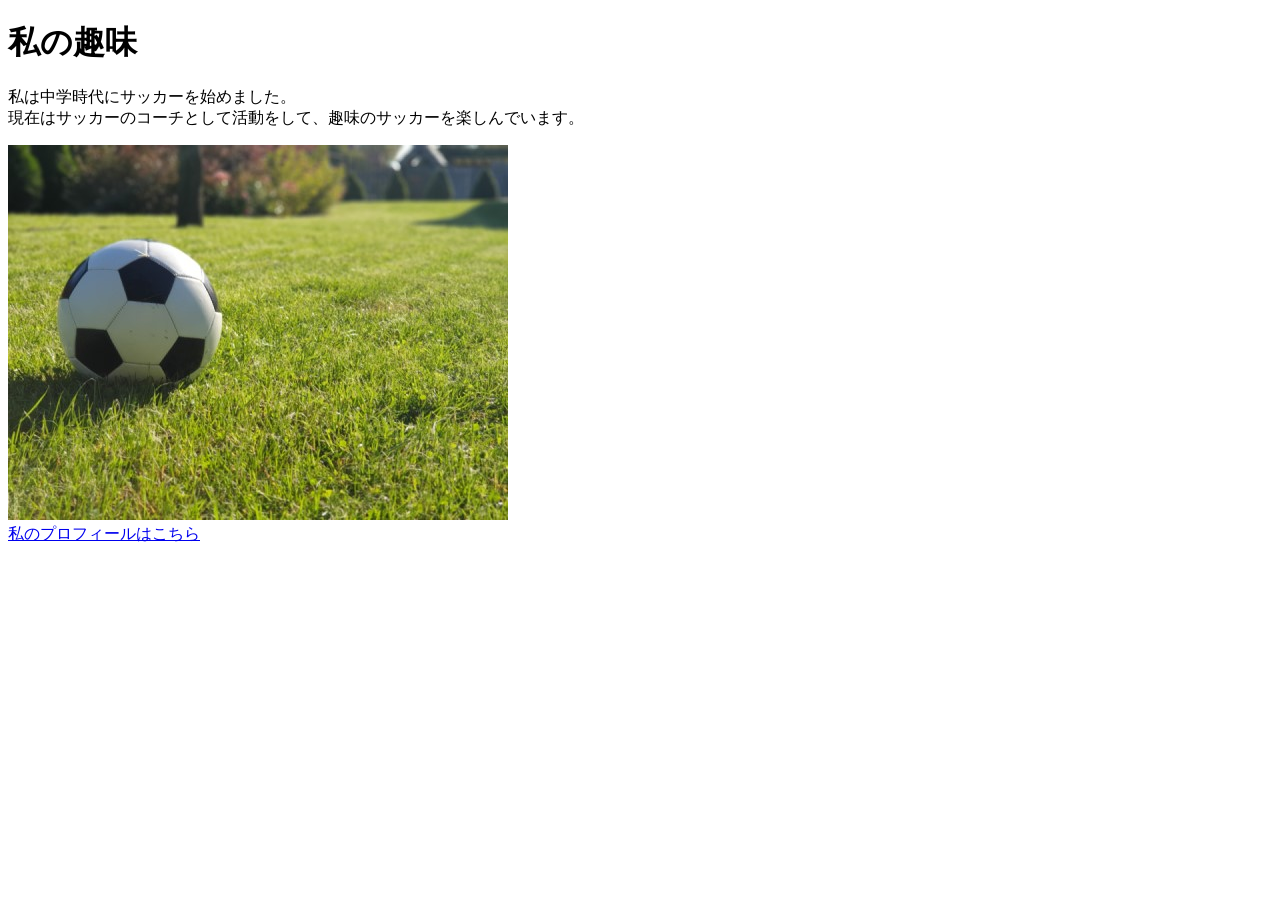
<file: kadai_005/index.html>
<!DOCTYPE html>
<html>
  <head>
    <title>5章課題</title>
    <meta name="description" content="このページは5章の課題です。">
    <meta charset="UTF-8">
    </head>
    <body>
      <h1>私の趣味</h1>
      <p>私は中学時代にサッカーを始めました。<br>
      現在はサッカーのコーチとして活動をして、趣味のサッカーを楽しんでいます。
      </p>
      <img src="img/sample.jpg" alt="サッカーボールの写真">
     <br> <a href="https://x.com/samuraijuku">私のプロフィールはこちら
      </a>
      </body>
</html>
</file>
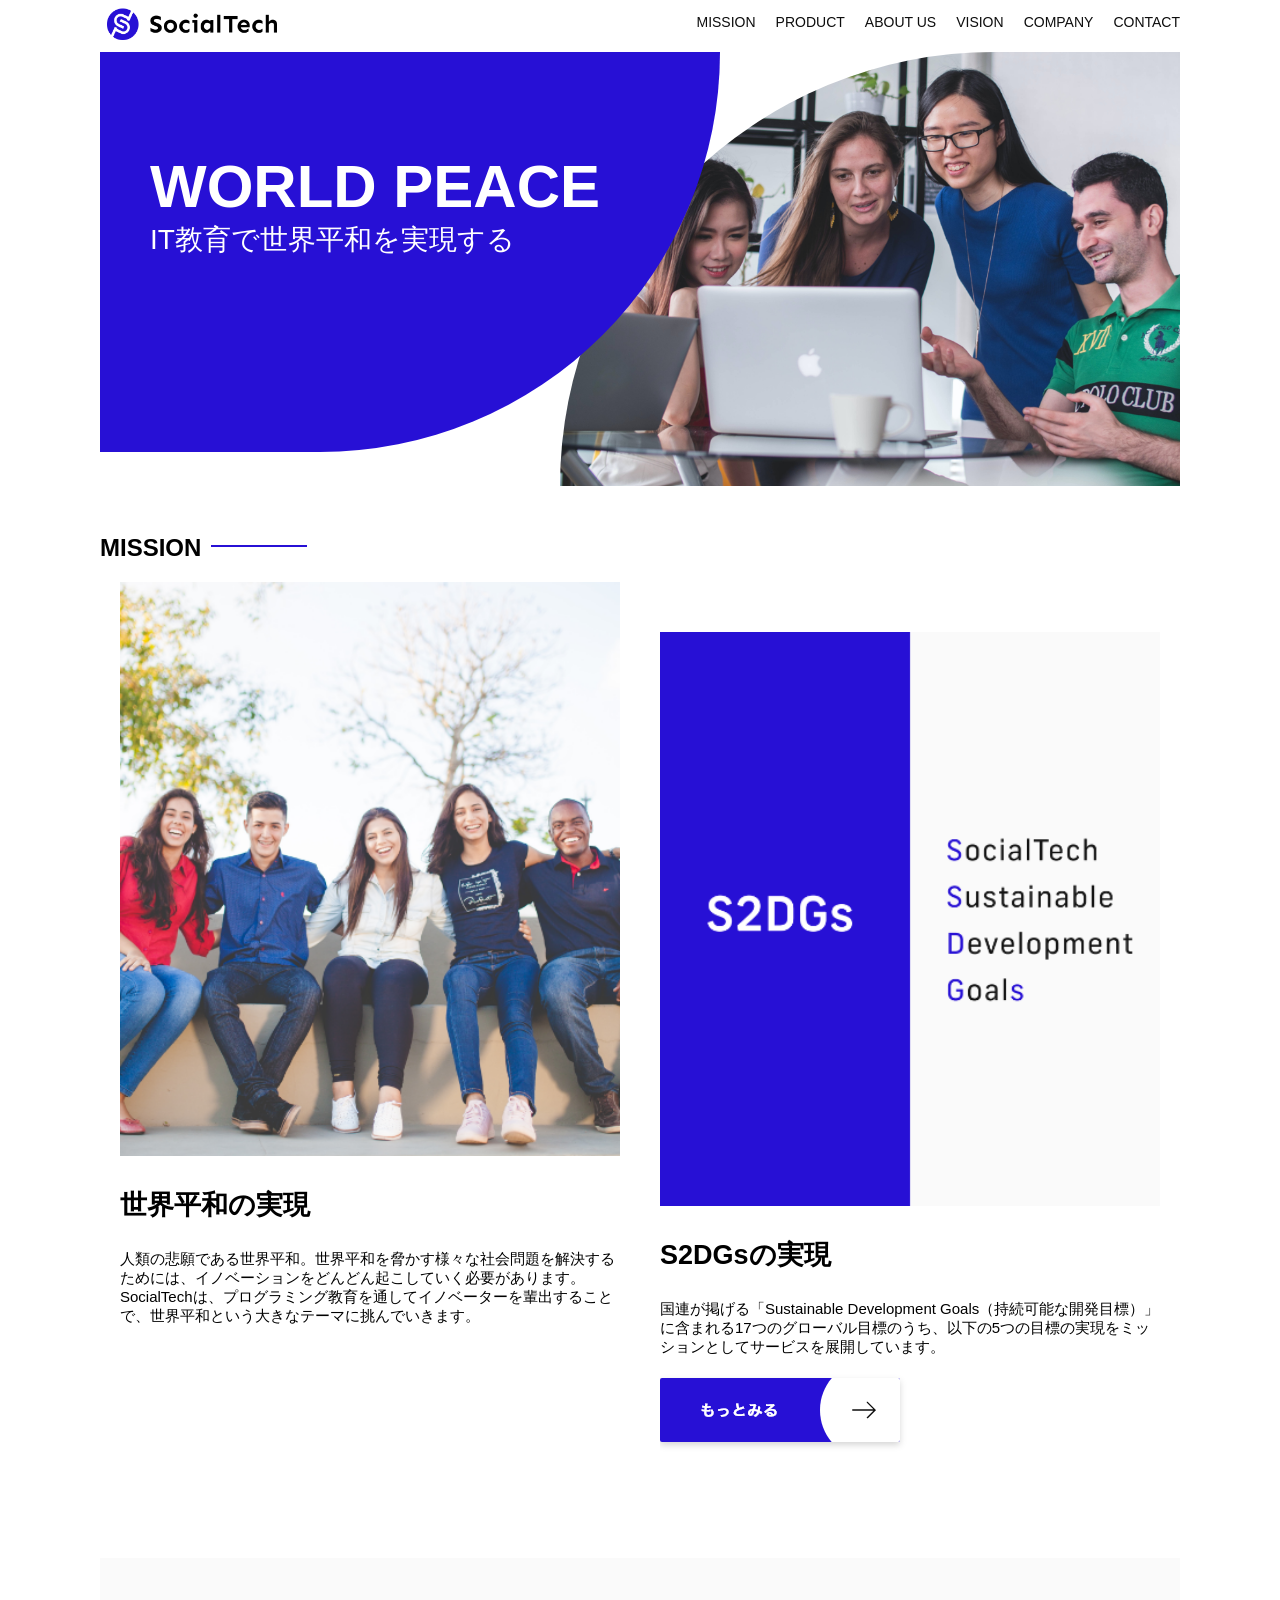
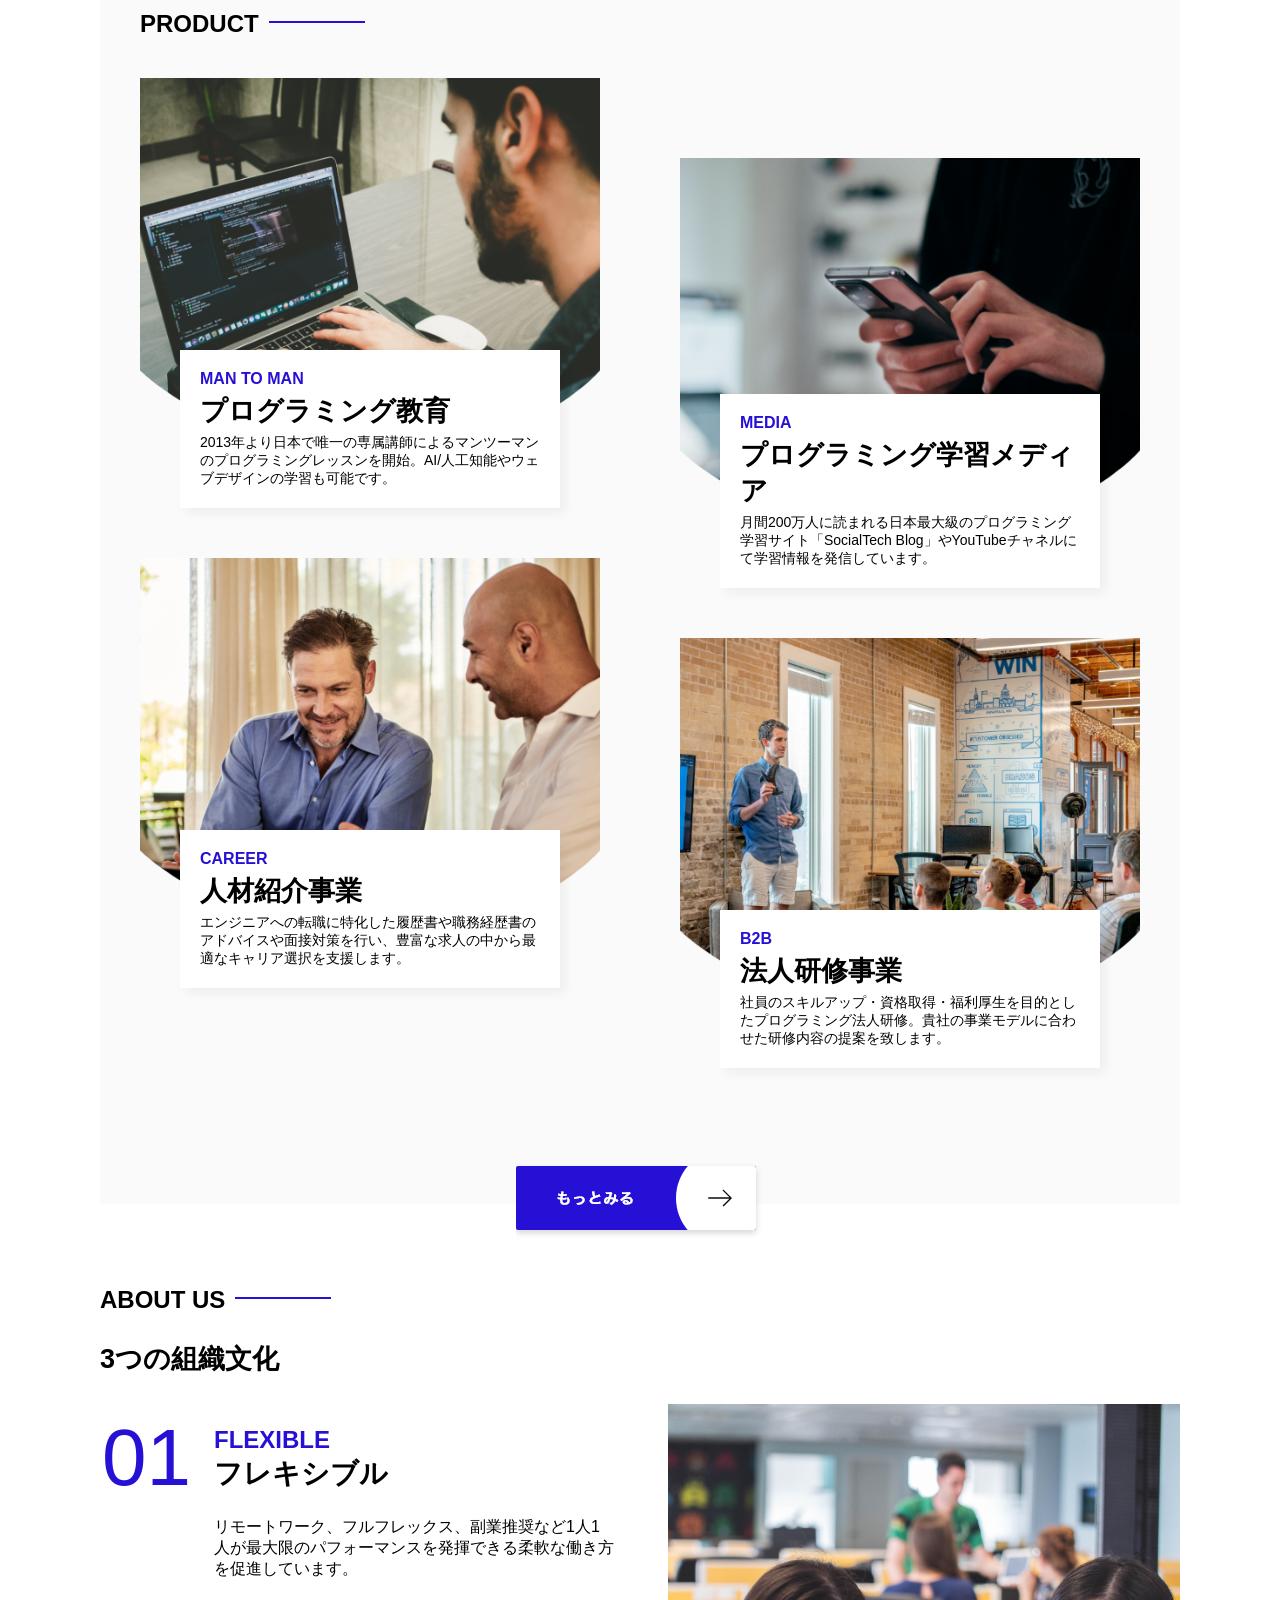
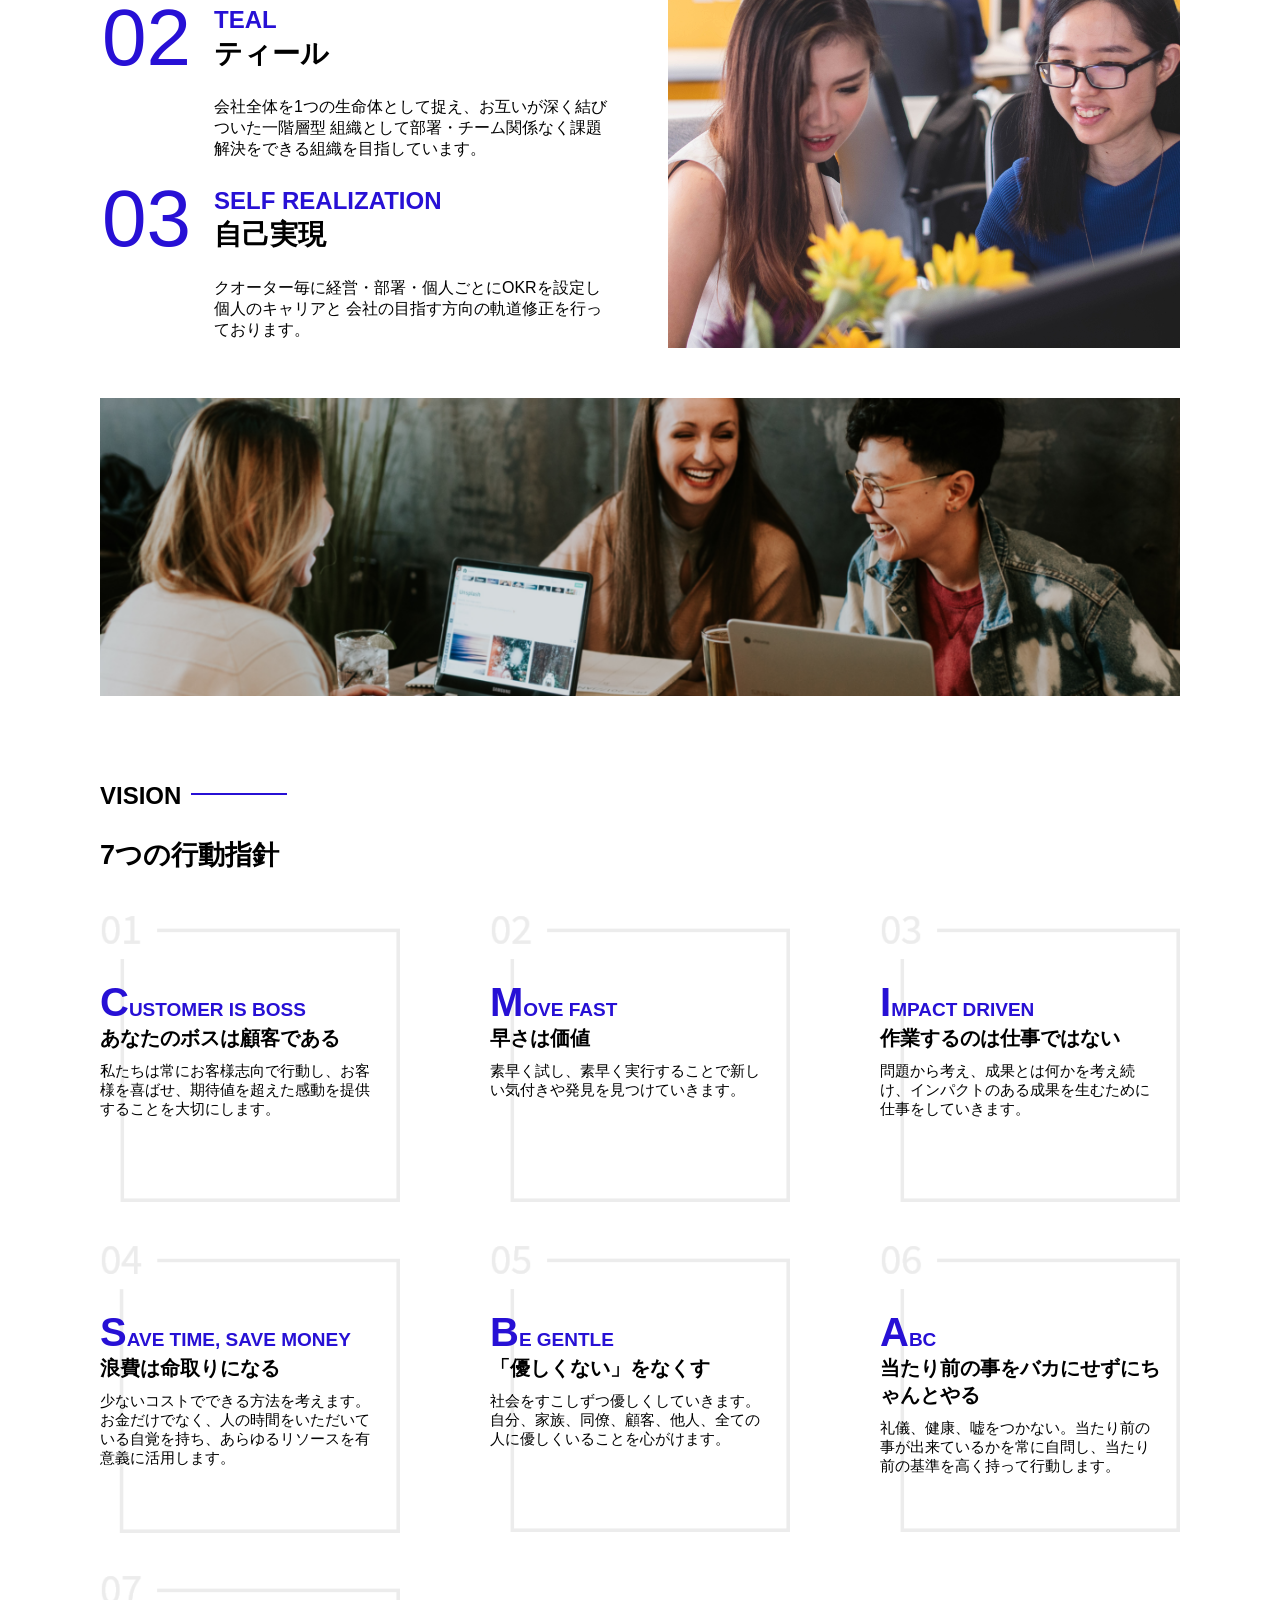
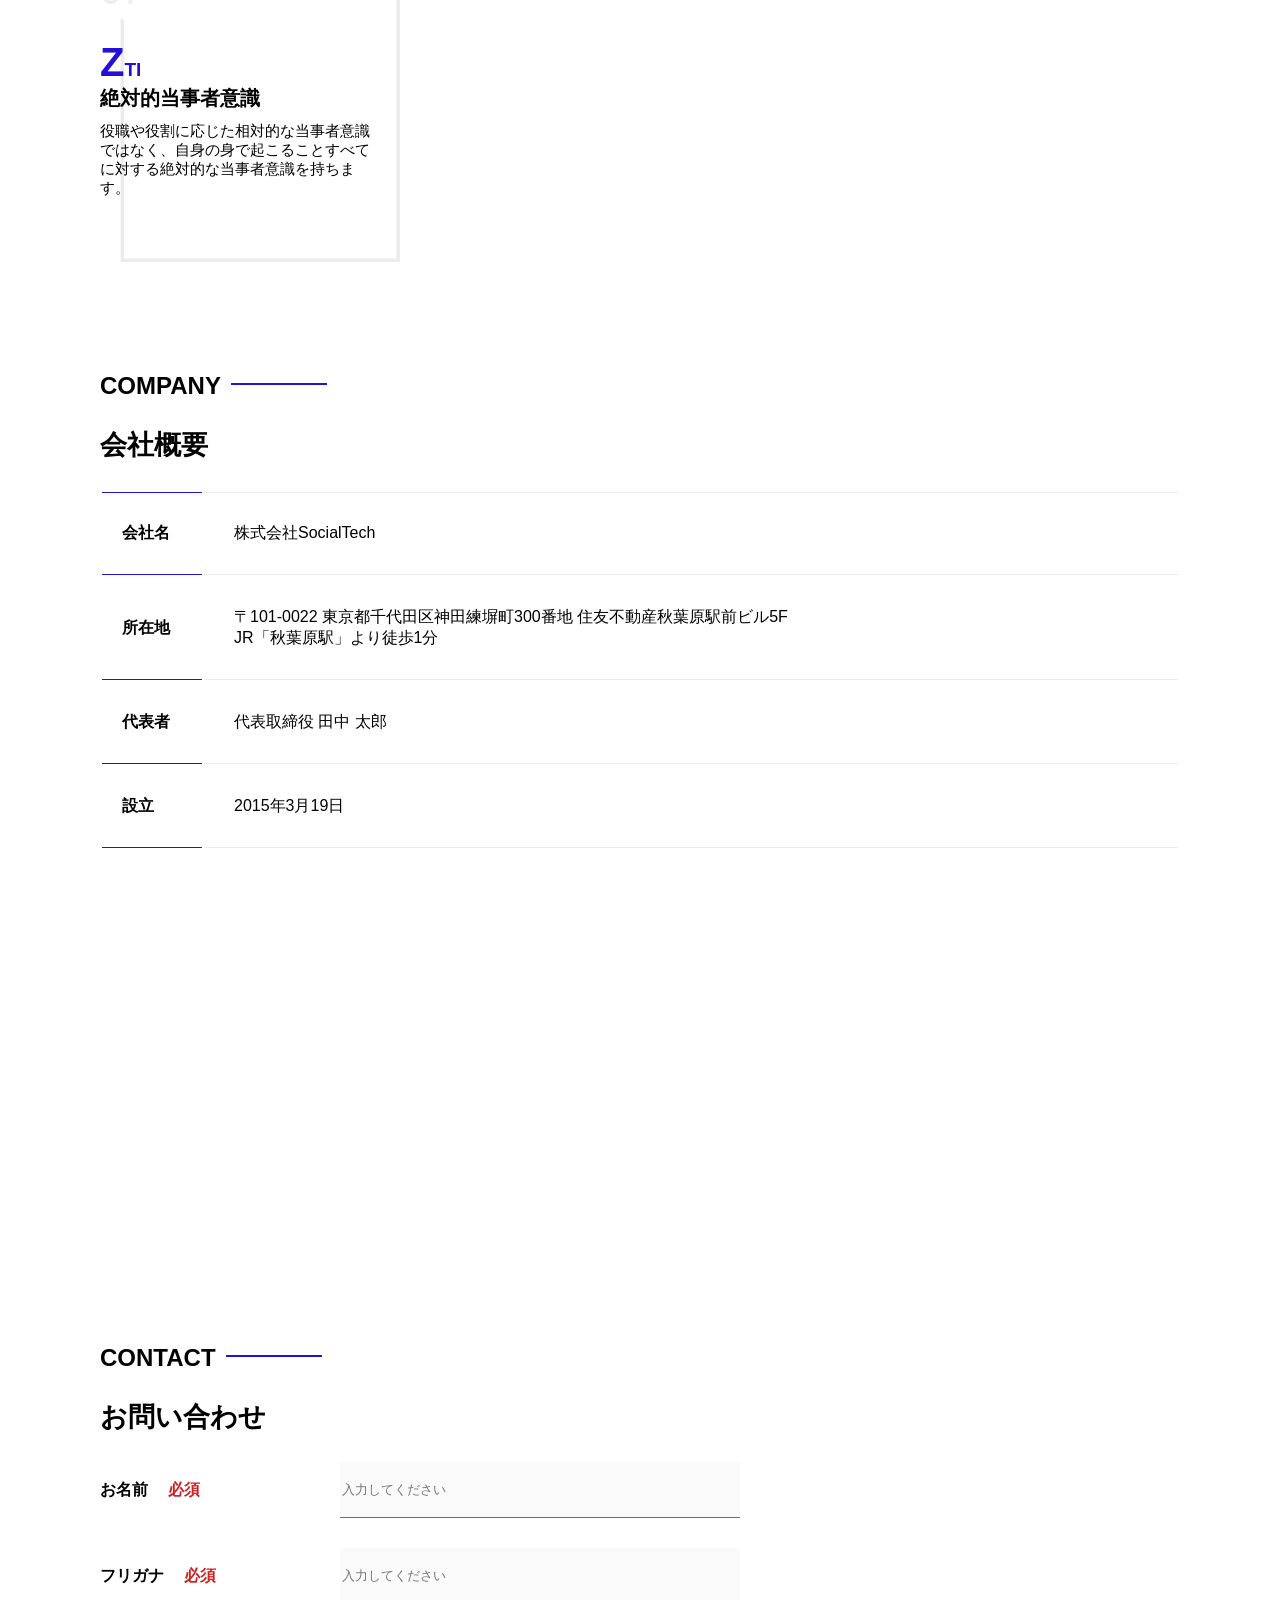
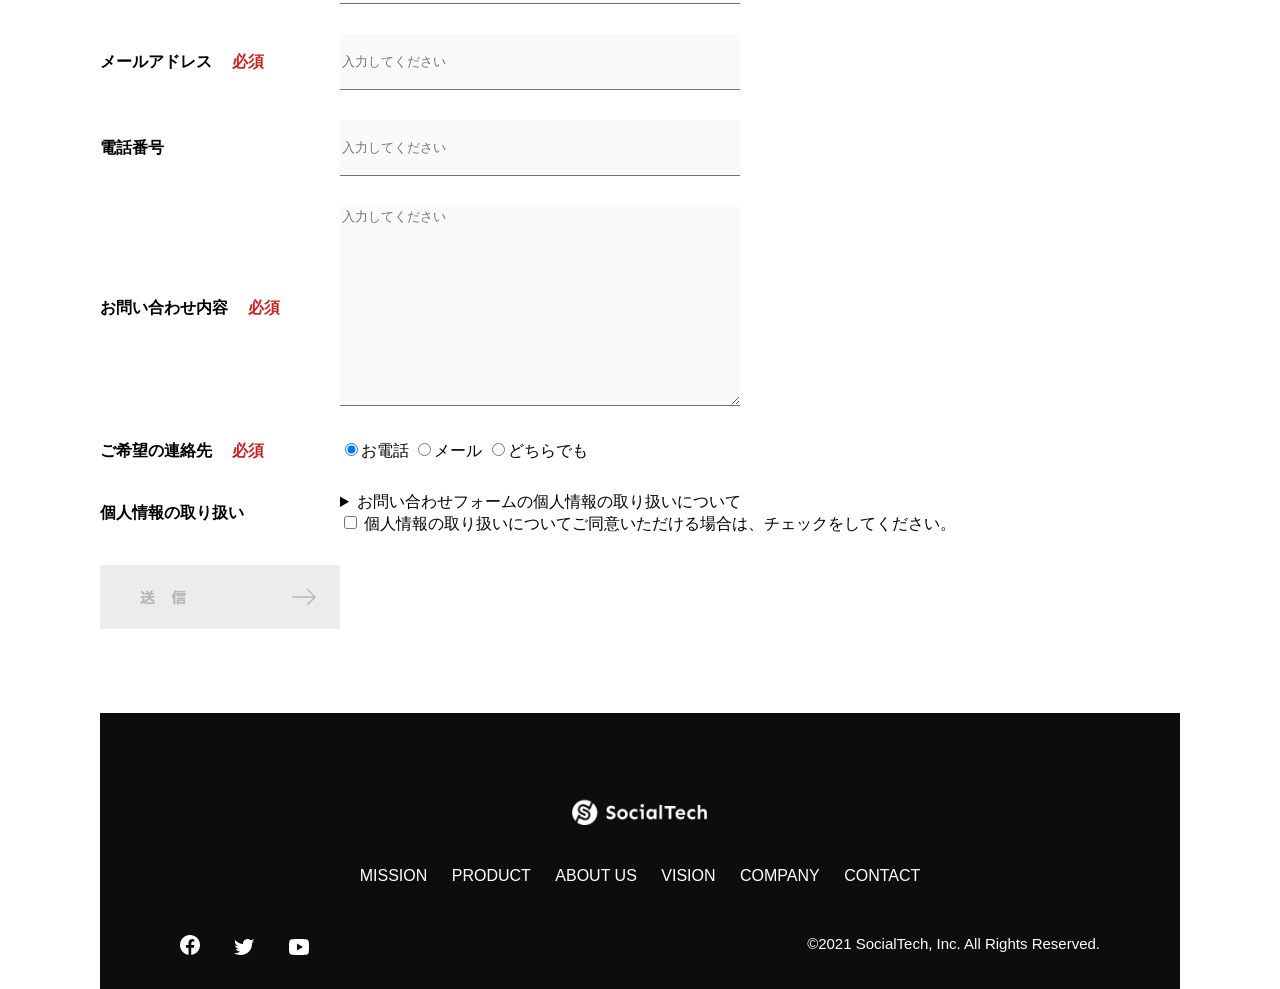
<file: kadai_008/kadai_tutorial_output/index.html>
<!DOCTYPE html>
<html>
  <head>
    <title>SocialTech</title>
    <meta charset="utf-8">
    <meta name="description" content="SocialTechはEdTech業界のリーディングカンパニーを目指します。">
    <meta name="viewport" content="width=device-width, initial-scale=1.0">
    <link rel="stylesheet" href="style.css">
  </head>

  <body>
    <!-- ヘッダー -->
    <header>
      <!-- ロゴ -->
      <a href="index.html" id="logo">
        <img src="images/logo.png" alt="トップページに戻る">
      </a>

      <!-- PC用ナビゲーション -->
      <nav id="nav-pc">
        <ul>
          <li><a href="mission.html">MISSION</a></li>
          <li><a href="product.html">PRODUCT</a></li>
          <li><a href="index.html#aboutus">ABOUT US</a></li>
          <li><a href="index.html#vision">VISION</a></li>
          <li><a href="index.html#company">COMPANY</a></li>
          <li><a href="index.html#contact">CONTACT</a></li>
        </ul>
      </nav>

      <!-- スマホ用メニューボタン -->
      <button id="menu-sp" onclick="document.getElementById('nav-sp').style.display = 'block'">
        <img src="images/button-menu.png" alt="ナビゲーションを開く">
      </button>

      <!-- スマホ用ナビゲーション -->
      <div id="nav-sp">
        <button id="close" onclick="document.getElementById('nav-sp').style.display = 'none'">
          <img src="images/button-close.png" alt="ナビゲーションを閉じる">
        </button>

        <nav>
          <ul>
            <li>
              <a id="logo-sp" href="index.html" onclick="document.getElementById('nav-sp').style.display = 'none'"><img src="images/logo-sp.png" alt="トップページに戻る"></a>
            </li>
            <li><a class="menu" href="mission.html" onclick="document.getElementById('nav-sp').style.display = 'none'">MISSION</a></li>
            <li><a class="menu" href="product.html" onclick="document.getElementById('nav-sp').style.display = 'none'">PRODUCT</a></li>
            <li><a class="menu" href="index.html#aboutus" onclick="document.getElementById('nav-sp').style.display = 'none'">ABOUT US</a></li>
            <li><a class="menu" href="index.html#vision" onclick="document.getElementById('nav-sp').style.display = 'none'">VISION</a></li>
            <li><a class="menu" href="index.html#company" onclick="document.getElementById('nav-sp').style.display = 'none'">COMPANY</a></li>
            <li><a class="menu" href="index.html#contact" onclick="document.getElementById('nav-sp').style.display = 'none'">CONTACT</a></li>
          </ul>
        </nav>
        <div id="sns">
          <a href="https://www.facebook.com/sejuku2013">
            <img src="images/button-facebook.png" alt="Facebookのリンク">
          </a>
          <a href="https://twitter.com/samuraijuku">
            <img src="images/button-twitter.png" alt="Twitterのリンク">
          </a>
          <a href="https://www.youtube.com/channel/UCCFOQO5aDK0xXam4cUQXT8g">
            <img src="images/button-youtube.png" alt="YouTubeのリンク">
          </a>
        </div>
      </div>
    </header>

    <main>
      <article>
        <!-- メインビジュアル -->
        <section id="main-visual">
          <div id="main-message">
            <h1>WORLD PEACE</h1>
            <p>IT教育で世界平和を実現する</p>
          </div>
          <img src="images/index/index-main.png" alt="PCの周りに集まる多国籍の仲間たち">
        </section>

        <!-- ミッション -->
        <section id="mission">
          <h2 class="index-h2">MISSION</h2>
          <div id="mission-flex">
            <div>
              <img id="mission-photo" src="images/index/index-mission.png" alt="屋外のベンチで写真を撮影する多国籍の仲間たち">
              <h3>世界平和の実現</h3>
              <p>人類の悲願である世界平和。世界平和を脅かす様々な社会問題を解決するためには、イノベーションをどんどん起こしていく必要があります。SocialTechは、プログラミング教育を通してイノベーターを輩出することで、世界平和という大きなテーマに挑んでいきます。</p>
            </div>
            <div>
              <img id="s2dgs" src="images/index/s2dgs.png" alt="S2DGs">
              <h3>S2DGsの実現</h3>
              <p>国連が掲げる「Sustainable Development Goals（持続可能な開発目標）」に含まれる17つのグローバル目標のうち、以下の5つの目標の実現をミッションとしてサービスを展開しています。</p>
              <a href="mission.html">
                <img src="images/button-more.png" alt="もっとみる">
              </a>
            </div>
          </div>
        </section>

        <!-- プロダクト -->
        <section id="product">
          <h2 class="index-h2">PRODUCT</h2>
          <div class="product-flex">
            <div id="product-left">
              <div>
                <img class="product-photo" src="images/index/index-mantoman.png" alt="PCでコードを書く男性">
                <div class="product-explain">
                  <span>MAN TO MAN</span>
                  <h3>プログラミング教育</h3>
                  <p>2013年より日本で唯一の専属講師によるマンツーマンのプログラミングレッスンを開始。AI/人工知能やウェブデザインの学習も可能です。</p>
                </div>
              </div>
              <div>
                <img class="product-photo" src="images/index/index-career.png" alt="笑顔で話し合う2人の男性">
                <div class="product-explain">
                  <span>CAREER</span>
                  <h3>人材紹介事業</h3>
                  <p>エンジニアへの転職に特化した履歴書や職務経歴書のアドバイスや面接対策を行い、豊富な求人の中から最適なキャリア選択を支援します。</p>
                </div>
              </div>
            </div>
            <div id="product-right">
              <div>
                <img class="product-photo" src="images/index/index-media.png" alt="スマートフォンを操作する人">
                <div class="product-explain">
                  <span>MEDIA</span>
                  <h3>プログラミング学習メディア</h3>
                  <p>月間200万人に読まれる日本最大級のプログラミング学習サイト「SocialTech Blog」やYouTubeチャネルにて学習情報を発信しています。</p>
                </div>
              </div>
              <div>
                <img class="product-photo" src="images/index/index-b2b.png" alt="講演中の男性とそれを聴く人々">
                <div class="product-explain">
                  <span>B2B</span>
                  <h3>法人研修事業</h3>
                  <p>社員のスキルアップ・資格取得・福利厚生を目的としたプログラミング法人研修。貴社の事業モデルに合わせた研修内容の提案を致します。</p>
                </div>
              </div>
            </div>
          </div>
          <div id="product-more">
            <a href="product.html">
              <img src="images/button-more.png" alt="もっとみる">
            </a>
          </div>
        </section>

        <!-- ABOUT US -->
        <section id="aboutus">
          <h2 class="index-h2">ABOUT US</h2>
          <h3>3つの組織文化</h3>
          <div>
            <table class="culture-table">
              <tr>
                <td class="culture-num">01</td>
                <th><span class="culture-en">FLEXIBLE</span><br>フレキシブル</th>
              </tr>
              <tr>
                <td>
                  <!--空のセル-->
                </td>
                <td class="culture-description">リモートワーク、フルフレックス、副業推奨など1人1人が最大限のパフォーマンスを発揮できる柔軟な働き方を促進しています。</td>
              </tr>
              <tr>
                <td class="culture-num">02</td>
                <th><span class="culture-en">TEAL</span><br>ティール</th>
              </tr>
              <tr>
                <td>
                  <!--空のセル-->
                </td>
                <td class="culture-description">会社全体を1つの生命体として捉え、お互いが深く結びついた一階層型 組織として部署・チーム関係なく課題解決をできる組織を目指しています。</td>
              </tr>
              <tr>
                <td class="culture-num">03</td>
                <th><span class="culture-en">SELF REALIZATION</span><br>自己実現</th>
              </tr>
              <tr>
                <td>
                  <!--空のセル-->
                </td>
                <td class="culture-description">クオーター毎に経営・部署・個人ごとにOKRを設定し個人のキャリアと 会社の目指す方向の軌道修正を行っております。</td>
              </tr>
            </table>
            <img class="culture-img" src="images/index/index-aboutus1.png" alt="笑顔で話し合う2人の女性">
          </div>
          <img class="culture-img2" src="images/index/index-aboutus2.png" alt="笑顔で話し合う3人の男女">
        </section>

        <!-- VISION -->
        <section id="vision">
          <h2 class="index-h2">VISION</h2>
          <h3>7つの行動指針</h3>
          <div>
            <div class="vision-box">
              <img src="images/index/vision-01.png" alt="01">
              <div>
                <h4>CUSTOMER IS BOSS</h4>
                <h5>あなたのボスは顧客である</h5>
                <p>私たちは常にお客様志向で行動し、お客様を喜ばせ、期待値を超えた感動を提供することを大切にします。</p>
              </div>
            </div>
            <div class="vision-box">
              <img src="images/index/vision-02.png" alt="02">
              <div>
                <h4>MOVE FAST</h4>
                <h5>早さは価値</h5>
                <p>素早く試し、素早く実行することで新しい気付きや発見を見つけていきます。</p>
              </div>
            </div>
            <div class="vision-box">
              <img src="images/index/vision-03.png" alt="03">
              <div>
                <h4>IMPACT DRIVEN</h4>
                <h5>作業するのは仕事ではない</h5>
                <p>問題から考え、成果とは何かを考え続け、インパクトのある成果を生むために仕事をしていきます。</p>
              </div>
            </div>
            <div class="vision-box">
              <img src="images/index//vision-04.png" alt="04">
              <div>
                <h4>SAVE TIME, SAVE MONEY</h4>
                <h5>浪費は命取りになる</h5>
                <p>少ないコストでできる方法を考えます。お金だけでなく、人の時間をいただいている自覚を持ち、あらゆるリソースを有意義に活用します。</p>
              </div>
            </div>
            <div class="vision-box">
              <img src="images/index/vision-05.png" alt="05">
              <div>
                <h4>BE GENTLE</h4>
                <h5>「優しくない」をなくす</h5>
                <p>社会をすこしずつ優しくしていきます。自分、家族、同僚、顧客、他人、全ての人に優しくいることを心がけます。</p>
              </div>
            </div>
            <div class="vision-box">
              <img src="images/index/vision-06.png" alt="06">
              <div>
                <h4>ABC</h4>
                <h5>当たり前の事をバカにせずにちゃんとやる</h5>
                <p>礼儀、健康、嘘をつかない。当たり前の事が出来ているかを常に自問し、当たり前の基準を高く持って行動します。</p>
              </div>
            </div>
            <div class="vision-box">
              <img src="images/index/vision-07.png" alt="07">
              <div>
                <h4>ZTI</h4>
                <h5>絶対的当事者意識</h5>
                <p>役職や役割に応じた相対的な当事者意識ではなく、自身の身で起こることすべてに対する絶対的な当事者意識を持ちます。</p>
              </div>
            </div>
          </div>
        </section>

        <!-- COMPANY -->
        <section id="company">
          <h2 class="index-h2">COMPANY</h2>
          <h3>会社概要</h3>
          <table id="company-table">
            <tr>
              <th class="tableheader tableheader-first">会社名</th>
              <td class="cell cell-first">株式会社SocialTech</td>
            </tr>
            <tr>
              <th class="tableheader">所在地</th>
              <td class="cell">〒101-0022 東京都千代田区神田練塀町300番地 住友不動産秋葉原駅前ビル5F<br>JR「秋葉原駅」より徒歩1分</td>
            </tr>
            <tr>
              <th class="tableheader">代表者</th>
              <td class="cell">代表取締役 田中 太郎</td>
            </tr>
            <tr>
              <th class="tableheader">設立</th>
              <td class="cell">2015年3月19日</td>
            </tr>
          </table>
          <iframe src="https://www.google.com/maps/embed?pb=!1m18!1m12!1m3!1d3240.0688551336807!2d139.7720776771055!3d35.69992317258124!2m3!1f0!2f0!3f0!3m2!1i1024!2i768!4f13.1!3m3!1m2!1s0x60188fee13660e23%3A0x77137876edf742ac!2z5L2P5Y-L5LiN5YuV55Sj56eL6JGJ5Y6f6aeF5YmN44OT44Or!5e0!3m2!1sja!2sjp!4v1704858013291!5m2!1sja!2sjp" style="border: 0" allowfullscreen="" loading="lazy"></iframe>
        </section>

        <!-- お問い合わせフォーム -->
        <section id="contact">
          <h2 class="index-h2">CONTACT</h2>
          <h3>お問い合わせ</h3>
          <form>
            <div>
              <div class="contact-heading">
                <label class="contact-label">お名前<span class="contact-span">必須</span></label>
              </div>
              <div>
                <input type="text" name="name" placeholder="入力してください" class="contact-textbox">
              </div>
            </div>
            <div>
              <div class="contact-heading">
                <label class="contact-label">フリガナ<span class="contact-span">必須</span></label>
              </div>
              <div>
                <input type="text" name="hurigana" placeholder="入力してください" class="contact-textbox">
              </div>
            </div>
            <div>
              <div class="contact-heading">
                <label class="contact-label">メールアドレス<span class="contact-span">必須</span></label>
              </div>
              <div>
                <input type="text" name="email" placeholder="入力してください" class="contact-textbox">
              </div>
            </div>
            <div>
              <div class="contact-heading">
                <label class="contact-label">電話番号</label>
              </div>
              <div>
                <input type="text" name="tel" placeholder="入力してください" class="contact-textbox">
              </div>
            </div>
            <div>
              <div class="contact-heading">
                <label class="contact-label">お問い合わせ内容<span class="contact-span">必須</span></label>
              </div>
              <div>
                <textarea class="contact-textarea" placeholder="入力してください" name="message"></textarea>
              </div>
            </div>
            <div>
              <div class="contact-heading">
                <label class="contact-label">ご希望の連絡先<span class="contact-span">必須</span></label>
              </div>
              <div><input class="radiobutton" type="radio" value="tel" name="contact" checked><label>お電話</label> <input class="radiobutton" type="radio" value="mail" name="contact"><label>メール</label> <input class="radiobutton" type="radio" value="both" name="contact"><label>どちらでも</label></div>
            </div>
            <div>
              <div class="contact-heading">
                <label class="contact-label">個人情報の取り扱い</label>
              </div>
              <div>
                <details>
                  <summary>お問い合わせフォームの個人情報の取り扱いについて</summary>
                  <div>
                    <dl>
                      <dt>１．組織の名称又は氏名</dt>
                      <dd>株式会社SocialTech</dd>
                      <dt>２．個人情報保護管理者（若しくはその代理人）の氏名又は職名、所属及び連絡先</dt>
                      <dd>
                        <p>鈴木 一郎 コーポレート部</p>
                        <p>メールアドレス：samurai@example.com</p>
                        <p>TEL：03-1234-5678</p>
                      </dd>
                      <dt>３．個人情報の利用目的</dt>
                      <dd>
                        <ul>
                          <li>・本サービス及び本サービスに関連する情報の提供又はそれらに関する連絡のため</li>
                          <li>・ユーザーの本人確認のため</li>
                          <li>・当社サービスのご案内のため</li>
                          <li>・当社の商品等の広告または宣伝（電子メールによるものを含むものとします。）</li>
                        </ul>
                      </dd>
                      <dt>４．個人情報の取り扱い業務の委託</dt>
                      <dd>個人情報の取扱業務の全部または一部を外部に業務委託する場合があります。その際、弊社は、個人情報を適切に保護できる管理体制を敷き実行していることを条件として委託先を厳選したうえで、機密保持契約を委託先と締結し、お客様の個人情報を厳密に管理させます。</dd>
                      <dt>５．個人情報の開示等の請求</dt>
                      <dd>
                        お客様は、弊社に対してご自身の個人情報の開示等（利用目的の通知、開示、内容の訂正・追加・削除、利用の停止または消去、第三者への提供の停止）に関して、当社問合わせ窓口に申し出ることができます。<br>
                        その際、弊社はお客様ご本人を確認させていただいたうえで、合理的な期間内に対応いたします。<br>
                        なお、個人情報に関する弊社問合わせ先は、次の通りです。
                      </dd>
                      <dd>
                        <p>株式会社SocialTech　個人情報問合せ窓口</p>
                        <p>〒150-0043　東京都千代田区神田練塀町300番地 住友不動産秋葉原駅前ビル5F</p>
                        <p>メールアドレス：samurai@example.com　TEL：03-1234-5678</p>
                      </dd>

                      <dt>６．個人情報を提供されることの任意性について</dt>
                      <dd>お客様がご自身の個人情報を弊社に提供されるか否かは、お客様のご判断によりますが、もしご提供されない場合には、適切なサービスが提供できない場合がありますので予めご了承ください。</dd>
                    </dl>
                  </div>
                </details>
                <input type="checkbox" name="agree">
                <span>個人情報の取り扱いについてご同意いただける場合は、チェックをしてください。</span>
              </div>
            </div>
            <input type="image" src="images/button-submit.png" alt="送信する">
          </form>
        </section>
      </article>
    </main>

    <footer>
      <div id="footer-logo">
        <img src="images/logo-sp.png" alt="SocialTech">
      </div>
      <div id="footer-link">
        <a href="mission.html">MISSION</a>
        <a href="product.html">PRODUCT</a>
        <a href="index.html#aboutus">ABOUT US</a>
        <a href="index.html#vision">VISION</a>
        <a href="index.html#company">COMPANY</a>
        <a href="index.html#contact">CONTACT</a>
      </div>
      <div id="sns-footer">
        <div class="sns-btns">
          <a href="https://www.facebook.com/sejuku2013"><img src="images/button-facebook.png" alt="Facebookのリンク"></a>
          <a href="https://twitter.com/samuraijuku"><img src="images/button-twitter.png" alt="Twitterのリンク"></a>
          <a href="https://www.youtube.com/channel/UCCFOQO5aDK0xXam4cUQXT8g"><img src="images/button-youtube.png" alt="YouTubeのリンク"></a>
        </div>
        <p id="copyright">&copy;2021 SocialTech, Inc. All Rights Reserved.</p>
      </div>
    </footer>

  </body>
</html>
</file>
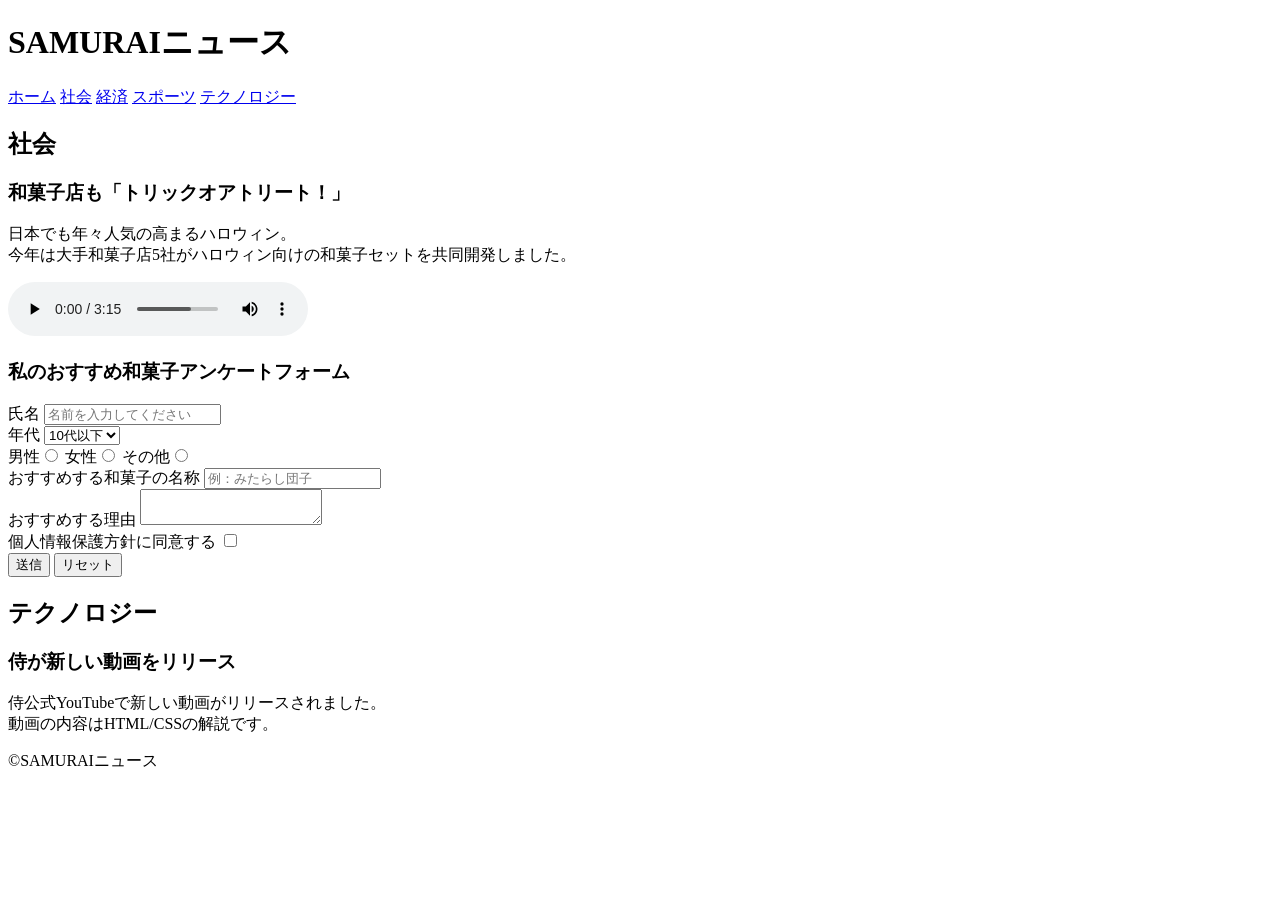
<file: kadai_008/kadai_008.html>
<!DOCTYPE html>
<html>
<head>
  <title>8章課題</title>
  <meta name="description" content="このページは8章の課題です。">
  <meta charset="UTF-8">
</head>
<body>
  <header>
  <h1>SAMURAIニュース</h1>
  <nav>
  <a href="https://www.sejuku.net/">ホーム</a>
  <a href="https://www.sejuku.net/">社会</a>
  <a href="https://www.sejuku.net/">経済</a>
  <a href="https://www.sejuku.net/">スポーツ</a>
  <a href="https://www.sejuku.net/">テクノロジー</a>
  </nav>
  </header>

  <main>
  <article>
  <h2>社会</h2>
  <section>
  <h3>和菓子店も「トリックオアトリート！」</h3>
  <p>日本でも年々人気の高まるハロウィン。<br>
     今年は大手和菓子店5社がハロウィン向けの和菓子セットを共同開発しました。</p>
  <audio src="kadai_008_ichi.mp3" controls></audio>
  </section>
  <section>
    <h3>私のおすすめ和菓子アンケートフォーム</h3>
  <form>
    <label>氏名</label>
    <input type="text" placeholder="名前を入力してください"><br>
    <label>年代</label>
    <select>
      <option>10代以下</option>
      <option>20代</option>
      <option>30代</option>
      <option>40代以上</option>
    </select><br>

    <label>男性</label><input type="radio" name="gender">
    <label>女性</label><input type="radio" name="gender">
    <label>その他</label><input type="radio" name="gender"><br>

    <label>おすすめする和菓子の名称</label>
    <input type="text" placeholder="例：みたらし団子"><br>

    <label>おすすめする理由</label>
    <textarea></textarea><br>

    <label>個人情報保護方針に同意する</label>
    <input type="checkbox"><br>

    <input type="submit" value="送信">
    <input type="reset" value="リセット">
  </form>
  </section>
  </article>

  <article>
    <h2>テクノロジー</h2>
    <section>
      <h3>侍が新しい動画をリリース</h3>
      <p>侍公式YouTubeで新しい動画がリリースされました。<br>
         動画の内容はHTML/CSSの解説です。</p>
    </section>
  </article>
  </main>  
  <footer>
     <p>&copy;SAMURAIニュース</p>
    </footer>
</body>
</html>
</file>
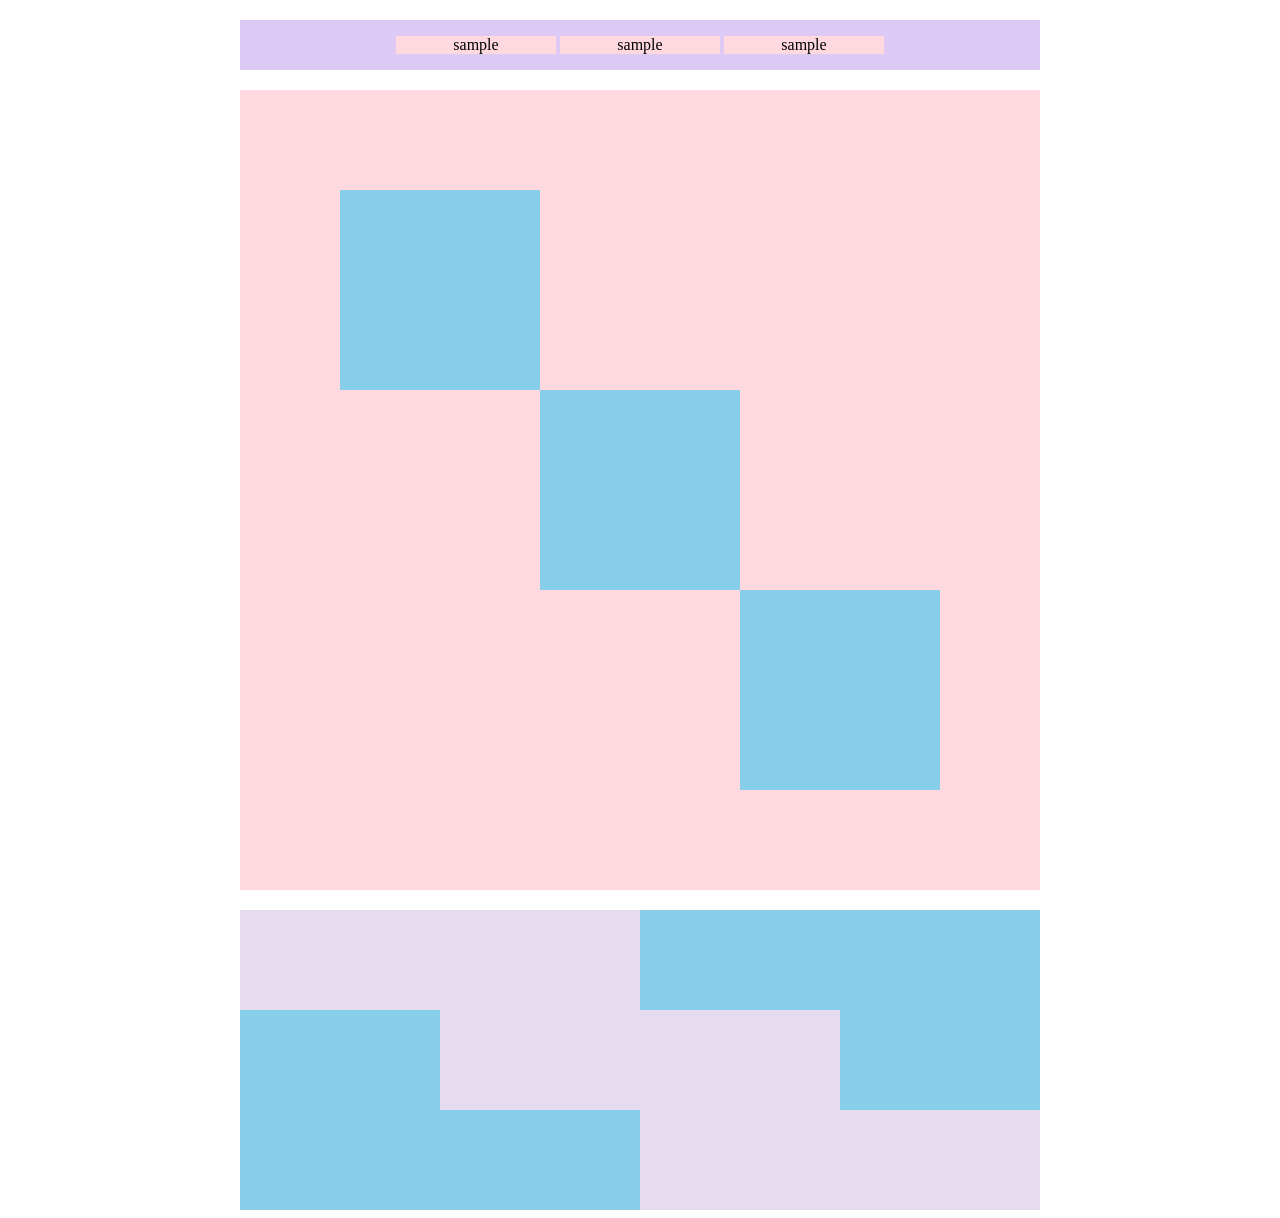
<file: kadai_018/kadai_018.html>
<!DOCTYPE html>
<html>
<head>
  <meta charset="UTF-8">
  <link rel="stylesheet" href="style.css">
  <meta name="description" content="このページは18章の課題です。">
  <title>18章課題</title>
</head>
<body>
  <div id="top">
    <p class="top-child">sample</p>
    <p class="top-child">sample</p>
    <p class="top-child">sample</p>
  </div>
  <div id="middle">
    <div id="middle-child01"></div>
    <div id="middle-child02"></div>
    <div id="middle-child03"></div>
  </div>
  <div id="bottom">
    <div id="bottom-child01"></div>
    <div id="bottom-child02"></div>
    <div id="bottom-child03"></div>
  </div>
</body>
</html>
</file>
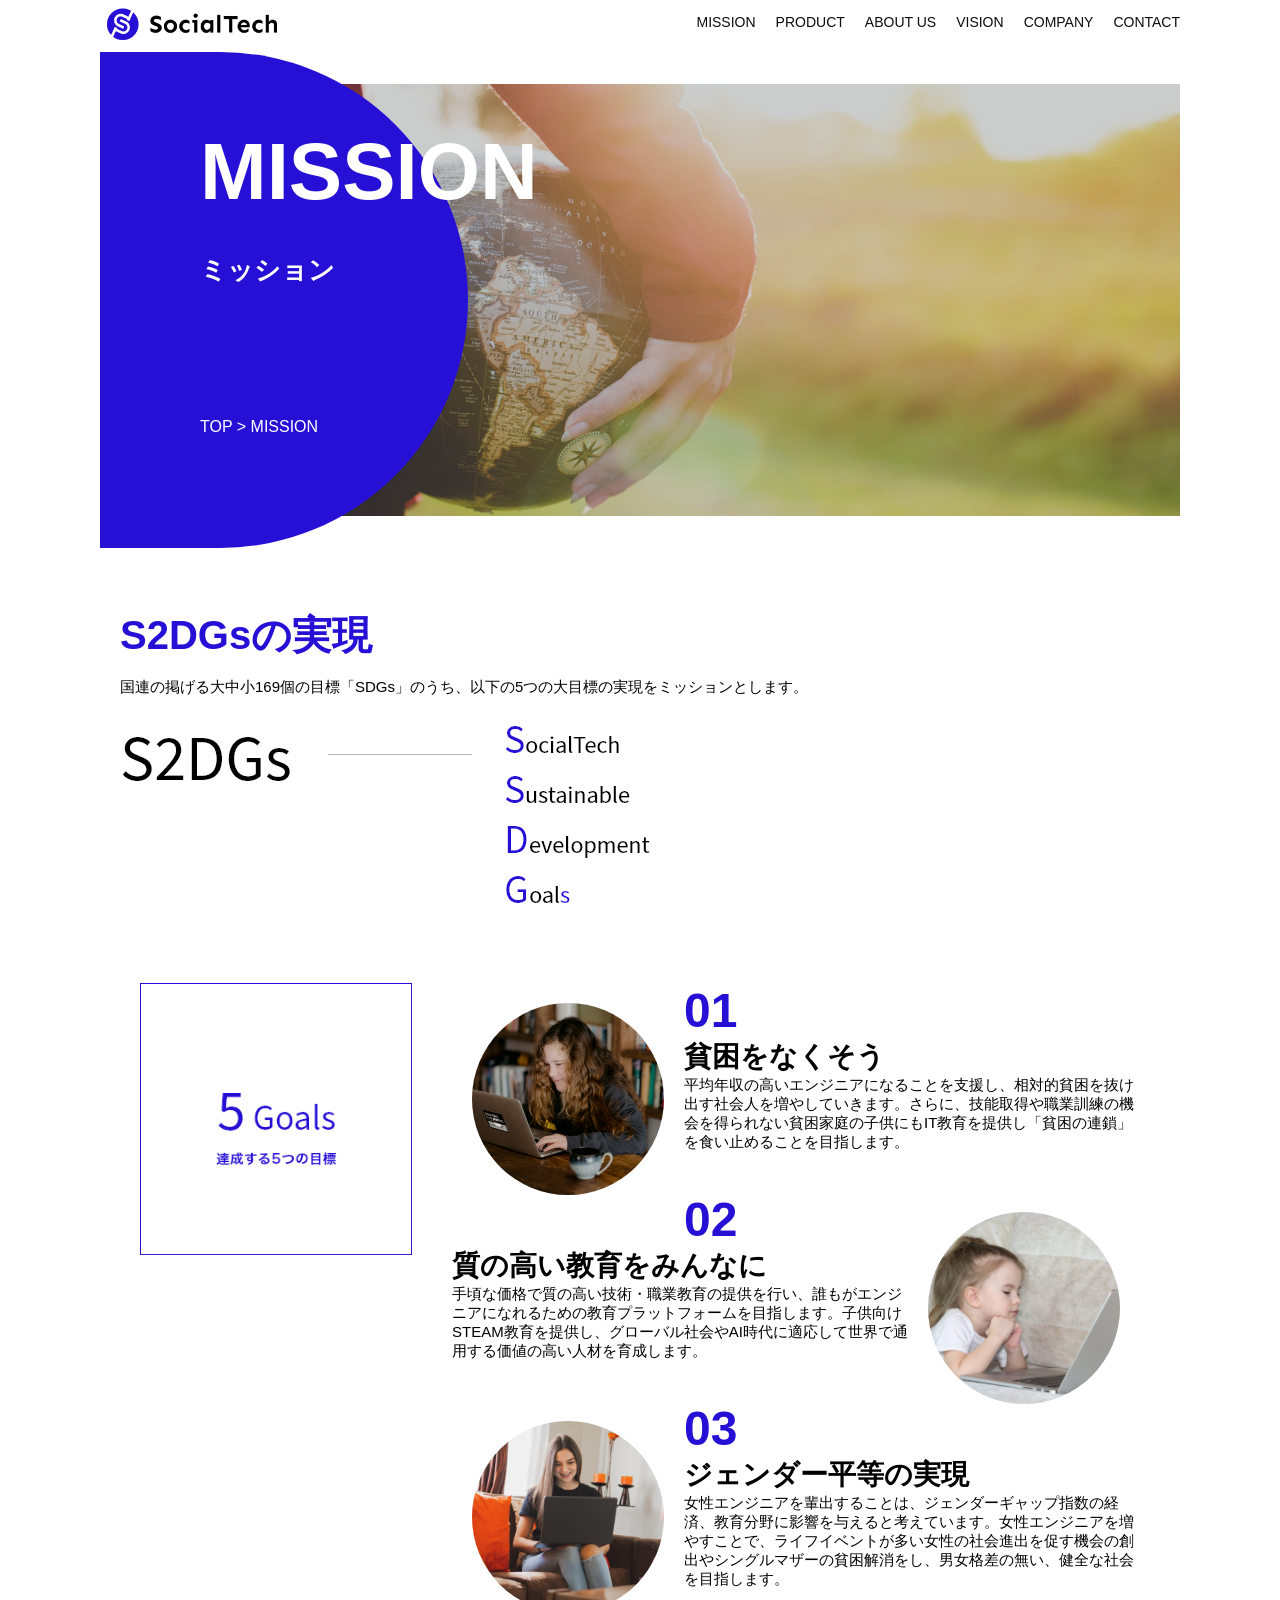
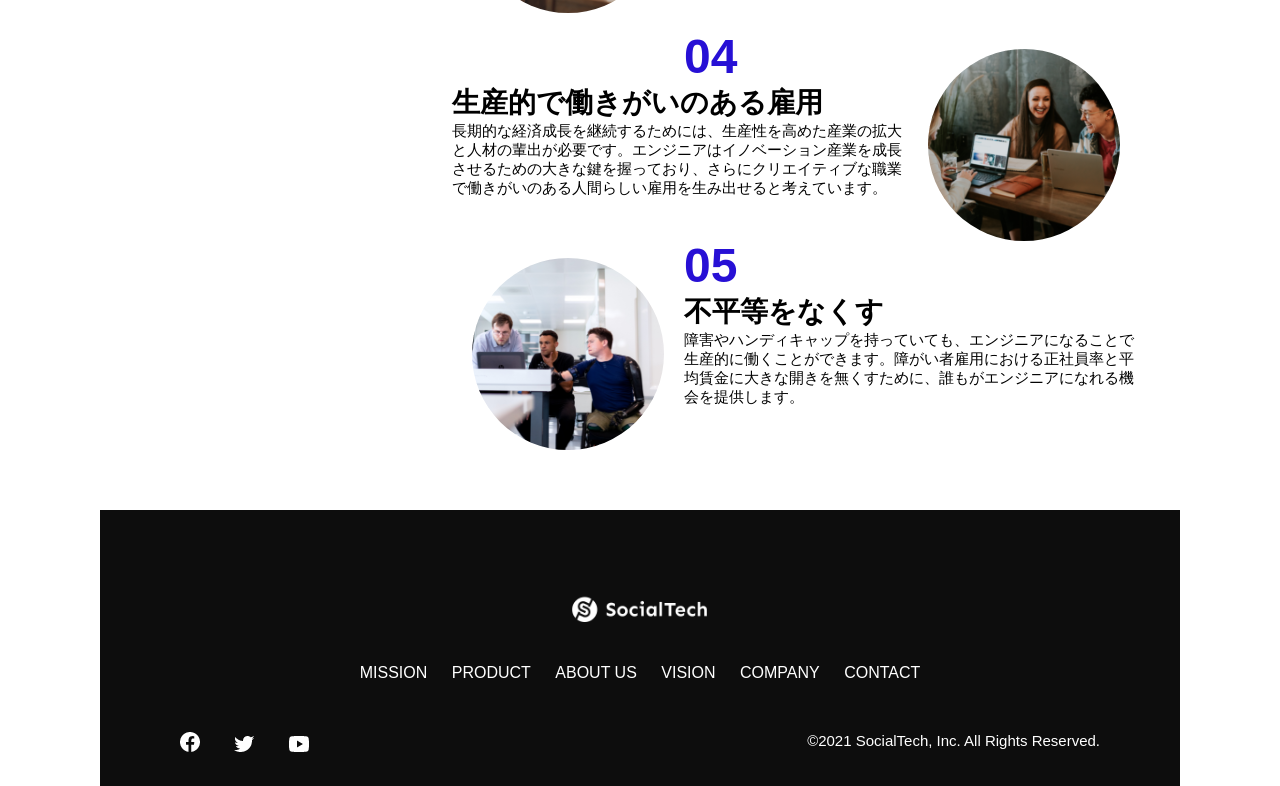
<file: kadai_008/kadai_tutorial_output/mission.html>
<!DOCTYPE html>
<html>
  <head>
    <title>SocialTech - MISSION ミッション -</title>
    <meta charset="utf-8">
    <meta name="description" content="SocialTechが目指す5つの目標（S2DGs）を紹介します">
    <meta name="viewport" content="width=device-width, initial-scale=1.0">
    <link rel="stylesheet" href="style.css">
  </head>

  <body>
    <!-- ヘッダー -->
    <header>
      <!-- ロゴ -->
      <a href="index.html" id="logo">
        <img src="images/logo.png" alt="トップページに戻る">
      </a>

      <!-- PC用ナビゲーション -->
      <nav id="nav-pc">
        <ul>
          <li><a href="mission.html">MISSION</a></li>
          <li><a href="product.html">PRODUCT</a></li>
          <li><a href="index.html#aboutus">ABOUT US</a></li>
          <li><a href="index.html#vision">VISION</a></li>
          <li><a href="index.html#company">COMPANY</a></li>
          <li><a href="index.html#contact">CONTACT</a></li>
        </ul>
      </nav>

      <!-- スマホ用メニューボタン -->
      <button id="menu-sp" onclick="document.getElementById('nav-sp').style.display = 'block'">
        <img src="images/button-menu.png" alt="ナビゲーションを開く">
      </button>

      <!-- スマホ用ナビゲーション -->
      <div id="nav-sp">
        <button id="close" onclick="document.getElementById('nav-sp').style.display = 'none'">
          <img src="images/button-close.png" alt="ナビゲーションを閉じる">
        </button>

        <nav>
          <ul>
            <li>
              <a id="logo-sp" href="index.html" onclick="document.getElementById('nav-sp').style.display = 'none'"><img src="images/logo-sp.png" alt="トップページに戻る"></a>
            </li>
            <li><a class="menu" href="mission.html" onclick="document.getElementById('nav-sp').style.display = 'none'">MISSION</a></li>
            <li><a class="menu" href="product.html" onclick="document.getElementById('nav-sp').style.display = 'none'">PRODUCT</a></li>
            <li><a class="menu" href="index.html#aboutus" onclick="document.getElementById('nav-sp').style.display = 'none'">ABOUT US</a></li>
            <li><a class="menu" href="index.html#vision" onclick="document.getElementById('nav-sp').style.display = 'none'">VISION</a></li>
            <li><a class="menu" href="index.html#company" onclick="document.getElementById('nav-sp').style.display = 'none'">COMPANY</a></li>
            <li><a class="menu" href="index.html#contact" onclick="document.getElementById('nav-sp').style.display = 'none'">CONTACT</a></li>
          </ul>
        </nav>
        <div id="sns">
          <a href="https://www.facebook.com/sejuku2013">
            <img src="images/button-facebook.png" alt="Facebookのリンク">
          </a>
          <a href="https://twitter.com/samuraijuku">
            <img src="images/button-twitter.png" alt="Twitterのリンク">
          </a>
          <a href="https://www.youtube.com/channel/UCCFOQO5aDK0xXam4cUQXT8g">
            <img src="images/button-youtube.png" alt="YouTubeのリンク">
          </a>
        </div>
      </div>
    </header>

    <main>
      <article>
        <section id="mission-main">
          <div class="mission-main-inner">
            <div id="mission-title">
              <h1>MISSION<br><span>ミッション</span></h1>
              <p>TOP > MISSION</p>
            </div>
          </div>
        </section>

        <section id="mission-s2dgs">
          <h2 class="mission-h2">S2DGsの実現</h2>
          <p>国連の掲げる大中小169個の目標「SDGs」のうち、以下の5つの大目標の実現をミッションとします。</p>
          <img src="images/mission/mission-s2dgs.png" alt="S2DGs">
        </section>

        <section id="mission-five-goals">
          <div class="five-goals-image">
            <img src="images/mission/mission-5goals.png" alt="5Goals">
          </div>
          <div class="five-goals-read">
            <div>
              <img class="fivegoals-image-left" src="images/mission/mission-5goals01.png" alt="PCを操作する女の子">
              <span class="fivegoals-number">01</span>
              <h3 class="fivegoals-h3">貧困をなくそう</h3>
              <p class="fivegoals-p">平均年収の高いエンジニアになることを支援し、相対的貧困を抜け出す社会人を増やしていきます。さらに、技能取得や職業訓練の機会を得られない貧困家庭の子供にもIT教育を提供し「貧困の連鎖」を食い止めることを目指します。</p>
            </div>
            <div>
              <img class="fivegoals-image-right" src="images/mission/mission-5goals02.png" alt="PCを見つめる小さい女の子">
              <span class="fivegoals-number">02</span>
              <h3 class="fivegoals-h3">質の高い教育をみんなに</h3>
              <p class="fivegoals-p">手頃な価格で質の高い技術・職業教育の提供を行い、誰もがエンジニアになれるための教育プラットフォームを目指します。子供向けSTEAM教育を提供し、グローバル社会やAI時代に適応して世界で通用する価値の高い人材を育成します。</p>
            </div>
            <div>
              <img class="fivegoals-image-left" src="images/mission/mission-5goals03.png" alt="PCを操作する女性">

              <span class="fivegoals-number">03</span>
              <h3 class="fivegoals-h3">ジェンダー平等の実現</h3>
              <p class="fivegoals-p">女性エンジニアを輩出することは、ジェンダーギャップ指数の経済、教育分野に影響を与えると考えています。女性エンジニアを増やすことで、ライフイベントが多い女性の社会進出を促す機会の創出やシングルマザーの貧困解消をし、男女格差の無い、健全な社会を目指します。</p>
            </div>
            <div>
              <img class="fivegoals-image-right" src="images/mission/mission-5goals04.png" alt="笑顔で話し合う3人の男女">
              <span class="fivegoals-number">04</span>
              <h3 class="fivegoals-h3">生産的で働きがいのある雇用</h3>
              <p class="fivegoals-p">長期的な経済成長を継続するためには、生産性を高めた産業の拡大と人材の輩出が必要です。エンジニアはイノベーション産業を成長させるための大きな鍵を握っており、さらにクリエイティブな職業で働きがいのある人間らしい雇用を生み出せると考えています。</p>
            </div>
            <div>
              <img class="fivegoals-image-left" src="images/mission/mission-5goals05.png" alt="障害を持つ男性が生き生きと働く様子">
              <span class="fivegoals-number">05</span>
              <h3 class="fivegoals-h3">不平等をなくす</h3>
              <p class="fivegoals-p">障害やハンディキャップを持っていても、エンジニアになることで生産的に働くことができます。障がい者雇用における正社員率と平均賃金に大きな開きを無くすために、誰もがエンジニアになれる機会を提供します。</p>
            </div>
          </div>
        </section>
      </article>
    </main>

    <footer>
      <div id="footer-logo">
        <img src="images/logo-sp.png" alt="SocialTech">
      </div>
      <div id="footer-link">
        <a href="mission.html">MISSION</a>
        <a href="product.html">PRODUCT</a>
        <a href="index.html#aboutus">ABOUT US</a>
        <a href="index.html#vision">VISION</a>
        <a href="index.html#company">COMPANY</a>
        <a href="index.html#contact">CONTACT</a>
      </div>
      <div id="sns-footer">
        <div class="sns-btns">
          <a href="https://www.facebook.com/sejuku2013"><img src="images/button-facebook.png" alt="Facebookのリンク"></a>
          <a href="https://twitter.com/samuraijuku"><img src="images/button-twitter.png" alt="Twitterのリンク"></a>
          <a href="https://www.youtube.com/channel/UCCFOQO5aDK0xXam4cUQXT8g"><img src="images/button-youtube.png" alt="YouTubeのリンク"></a>
        </div>
        <p id="copyright">&copy;2021 SocialTech, Inc. All Rights Reserved.</p>
      </div>
    </footer>

  </body>
</html>
</file>
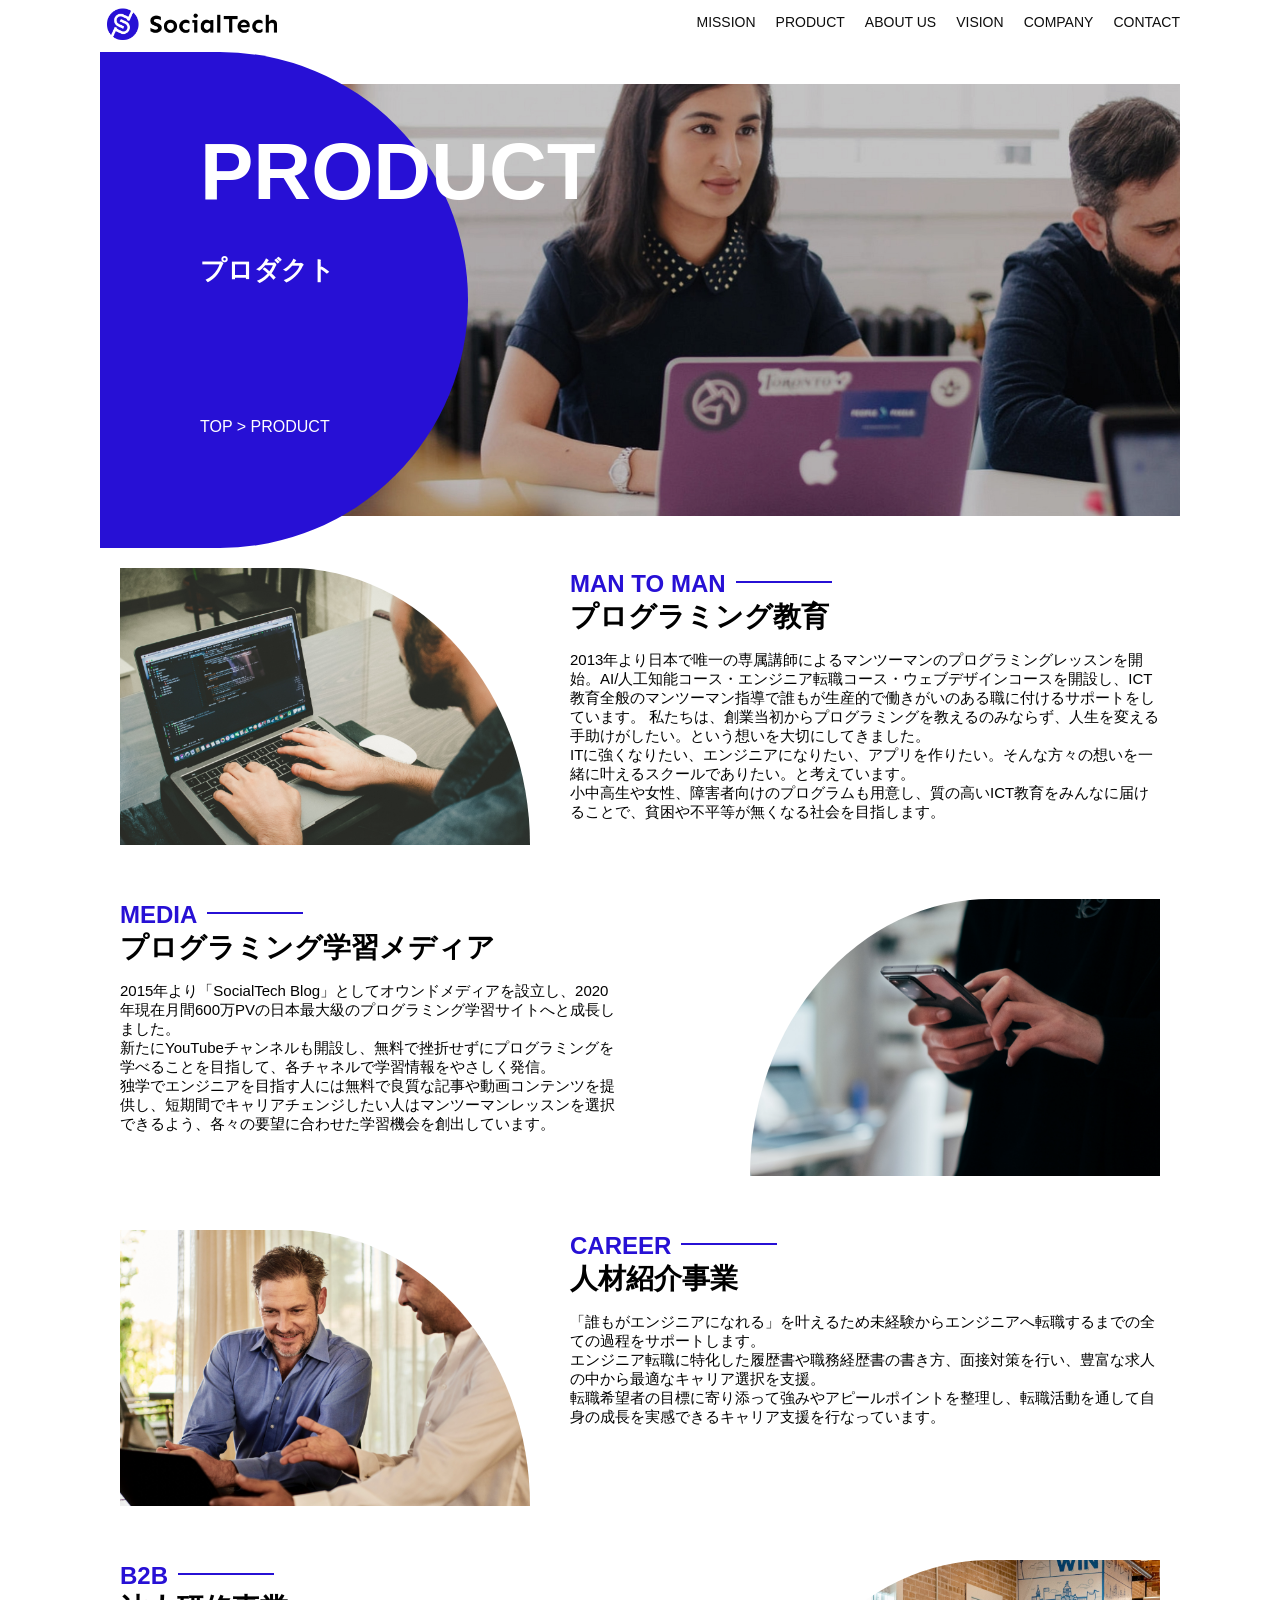
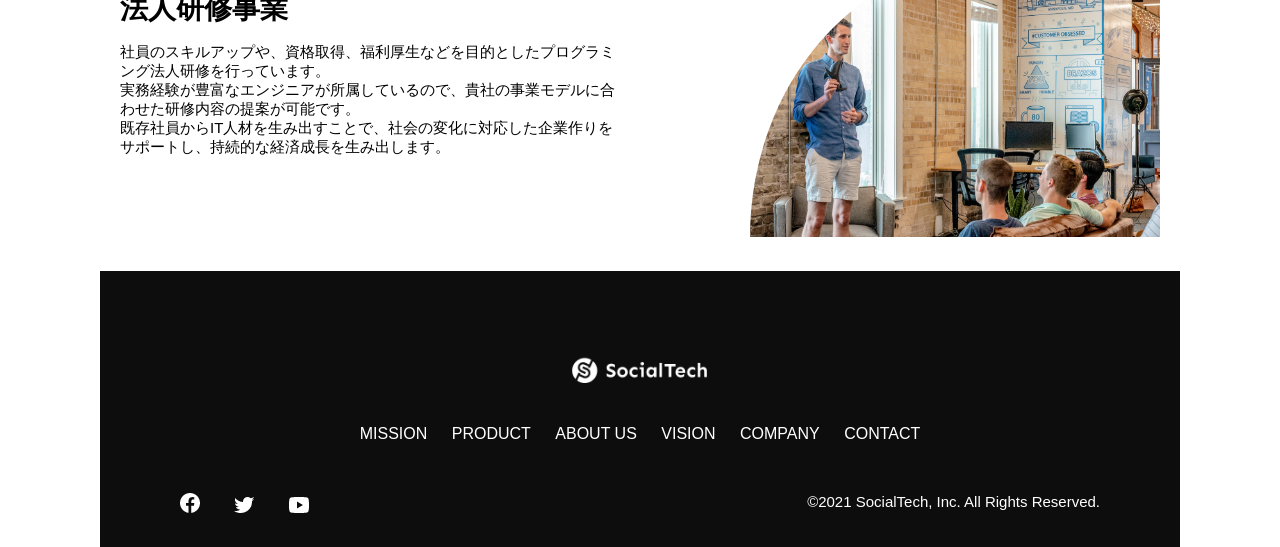
<file: kadai_008/kadai_tutorial_output/product.html>
<!DOCTYPE html>
<html>
  <head>
    <title>SocialTech -PRODUCT プロダクト-</title>
    <meta charset="utf-8">
    <meta name="description" content="SocialTechの4つのプロダクトを紹介します">
    <meta name="viewport" content="width=device-width, initial-scale=1.0">
    <link rel="stylesheet" href="style.css">
  </head>

  <body>
    <!-- ヘッダー -->
    <header>
      <!-- ロゴ -->
      <a href="index.html" id="logo">
        <img src="images/logo.png" alt="トップページに戻る">
      </a>

      <!-- PC用ナビゲーション -->
      <nav id="nav-pc">
        <ul>
          <li><a href="mission.html">MISSION</a></li>
          <li><a href="product.html">PRODUCT</a></li>
          <li><a href="index.html#aboutus">ABOUT US</a></li>
          <li><a href="index.html#vision">VISION</a></li>
          <li><a href="index.html#company">COMPANY</a></li>
          <li><a href="index.html#contact">CONTACT</a></li>
        </ul>
      </nav>

      <!-- スマホ用メニューボタン -->
      <button id="menu-sp" onclick="document.getElementById('nav-sp').style.display = 'block'">
        <img src="images/button-menu.png" alt="ナビゲーションを開く">
      </button>

      <!-- スマホ用ナビゲーション -->
      <div id="nav-sp">
        <button id="close" onclick="document.getElementById('nav-sp').style.display = 'none'">
          <img src="images/button-close.png" alt="ナビゲーションを閉じる">
        </button>

        <nav>
          <ul>
            <li>
              <a id="logo-sp" href="index.html" onclick="document.getElementById('nav-sp').style.display = 'none'"><img src="images/logo-sp.png" alt="トップページに戻る"></a>
            </li>
            <li><a class="menu" href="mission.html" onclick="document.getElementById('nav-sp').style.display = 'none'">MISSION</a></li>
            <li><a class="menu" href="product.html" onclick="document.getElementById('nav-sp').style.display = 'none'">PRODUCT</a></li>
            <li><a class="menu" href="index.html#aboutus" onclick="document.getElementById('nav-sp').style.display = 'none'">ABOUT US</a></li>
            <li><a class="menu" href="index.html#vision" onclick="document.getElementById('nav-sp').style.display = 'none'">VISION</a></li>
            <li><a class="menu" href="index.html#company" onclick="document.getElementById('nav-sp').style.display = 'none'">COMPANY</a></li>
            <li><a class="menu" href="index.html#contact" onclick="document.getElementById('nav-sp').style.display = 'none'">CONTACT</a></li>
          </ul>
        </nav>
        <div id="sns">
          <a href="https://www.facebook.com/sejuku2013">
            <img src="images/button-facebook.png" alt="Facebookのリンク">
          </a>
          <a href="https://twitter.com/samuraijuku">
            <img src="images/button-twitter.png" alt="Twitterのリンク">
          </a>
          <a href="https://www.youtube.com/channel/UCCFOQO5aDK0xXam4cUQXT8g">
            <img src="images/button-youtube.png" alt="YouTubeのリンク">
          </a>
        </div>
      </div>
    </header>

    <main>
      <article>
        <section id="product-main">
          <div class="product-main-inner">
            <div id="product-title">
              <h1>PRODUCT<br><span>プロダクト</span></h1>
              <p>TOP > PRODUCT</p>
            </div>
          </div>
        </section>

        <section class="product-section product-section-left">
          <div class="product-section-img">
            <img src="images/product/product-mantoman.png" alt="PCでコードを書く男性">
          </div>
          <div class="product-read">
            <h2 class="product-h2">MAN TO MAN</h2>
            <h3 class="product-h3">プログラミング教育</h3>
            <p>
              2013年より日本で唯一の専属講師によるマンツーマンのプログラミングレッスンを開始。AI/人工知能コース・エンジニア転職コース・ウェブデザインコースを開設し、ICT教育全般のマンツーマン指導で誰もが生産的で働きがいのある職に付けるサポートをしています。 私たちは、創業当初からプログラミングを教えるのみならず、人生を変える手助けがしたい。という想いを大切にしてきました。<br>ITに強くなりたい、エンジニアになりたい、アプリを作りたい。そんな方々の想いを一緒に叶えるスクールでありたい。と考えています。<br>小中高生や女性、障害者向けのプログラムも用意し、質の高いICT教育をみんなに届けることで、貧困や不平等が無くなる社会を目指します。
            </p>
          </div>
        </section>

        <section class="product-section product-section-right">
          <div class="product-read">
            <h2 class="product-h2">MEDIA</h2>
            <h3 class="product-h3">プログラミング学習メディア</h3>
            <p>2015年より「SocialTech Blog」としてオウンドメディアを設立し、2020年現在月間600万PVの日本最大級のプログラミング学習サイトへと成長しました。<br>新たにYouTubeチャンネルも開設し、無料で挫折せずにプログラミングを学べることを目指して、各チャネルで学習情報をやさしく発信。<br>独学でエンジニアを目指す人には無料で良質な記事や動画コンテンツを提供し、短期間でキャリアチェンジしたい人はマンツーマンレッスンを選択できるよう、各々の要望に合わせた学習機会を創出しています。</p>
          </div>
          <div class="product-section-img">
            <img src="images/product/product-media.png" alt="スマートフォンを操作する人">
          </div>
        </section>

        <section class="product-section product-section-left">
          <div class="product-section-img">
            <img src="images/product/product-career.png" alt="笑顔で話し合う2人の男性">
          </div>
          <div class="product-read">
            <h2 class="product-h2">CAREER</h2>
            <h3 class="product-h3">人材紹介事業</h3>
            <p>「誰もがエンジニアになれる」を叶えるため未経験からエンジニアへ転職するまでの全ての過程をサポートします。<br>エンジニア転職に特化した履歴書や職務経歴書の書き方、面接対策を行い、豊富な求人の中から最適なキャリア選択を支援。<br>転職希望者の目標に寄り添って強みやアピールポイントを整理し、転職活動を通して自身の成長を実感できるキャリア支援を行なっています。<br></p>
          </div>
        </section>

        <section class="product-section product-section-right">
          <div class="product-read">
            <h2 class="product-h2">B2B</h2>
            <h3 class="product-h3">法人研修事業</h3>
            <p>社員のスキルアップや、資格取得、福利厚生などを目的としたプログラミング法人研修を行っています。<br>実務経験が豊富なエンジニアが所属しているので、貴社の事業モデルに合わせた研修内容の提案が可能です。<br>既存社員からIT人材を生み出すことで、社会の変化に対応した企業作りをサポートし、持続的な経済成長を生み出します。</p>
          </div>
          <div class="product-section-img">
            <img src="images/product/product-b2b.png" alt="講演中の男性とそれを聴く人々">
          </div>
        </section>
      </article>
    </main>

    <footer>
      <div id="footer-logo">
        <img src="images/logo-sp.png" alt="SocialTech">
      </div>
      <div id="footer-link">
        <a href="mission.html">MISSION</a>
        <a href="product.html">PRODUCT</a>
        <a href="index.html#aboutus">ABOUT US</a>
        <a href="index.html#vision">VISION</a>
        <a href="index.html#company">COMPANY</a>
        <a href="index.html#contact">CONTACT</a>
      </div>
      <div id="sns-footer">
        <div class="sns-btns">
          <a href="https://www.facebook.com/sejuku2013"><img src="images/button-facebook.png" alt="Facebookのリンク"></a>
          <a href="https://twitter.com/samuraijuku"><img src="images/button-twitter.png" alt="Twitterのリンク"></a>
          <a href="https://www.youtube.com/channel/UCCFOQO5aDK0xXam4cUQXT8g"><img src="images/button-youtube.png" alt="YouTubeのリンク"></a>
        </div>
        <p id="copyright">&copy;2021 SocialTech, Inc. All Rights Reserved.</p>
      </div>
    </footer>
    
  </body>
</html>
</file>
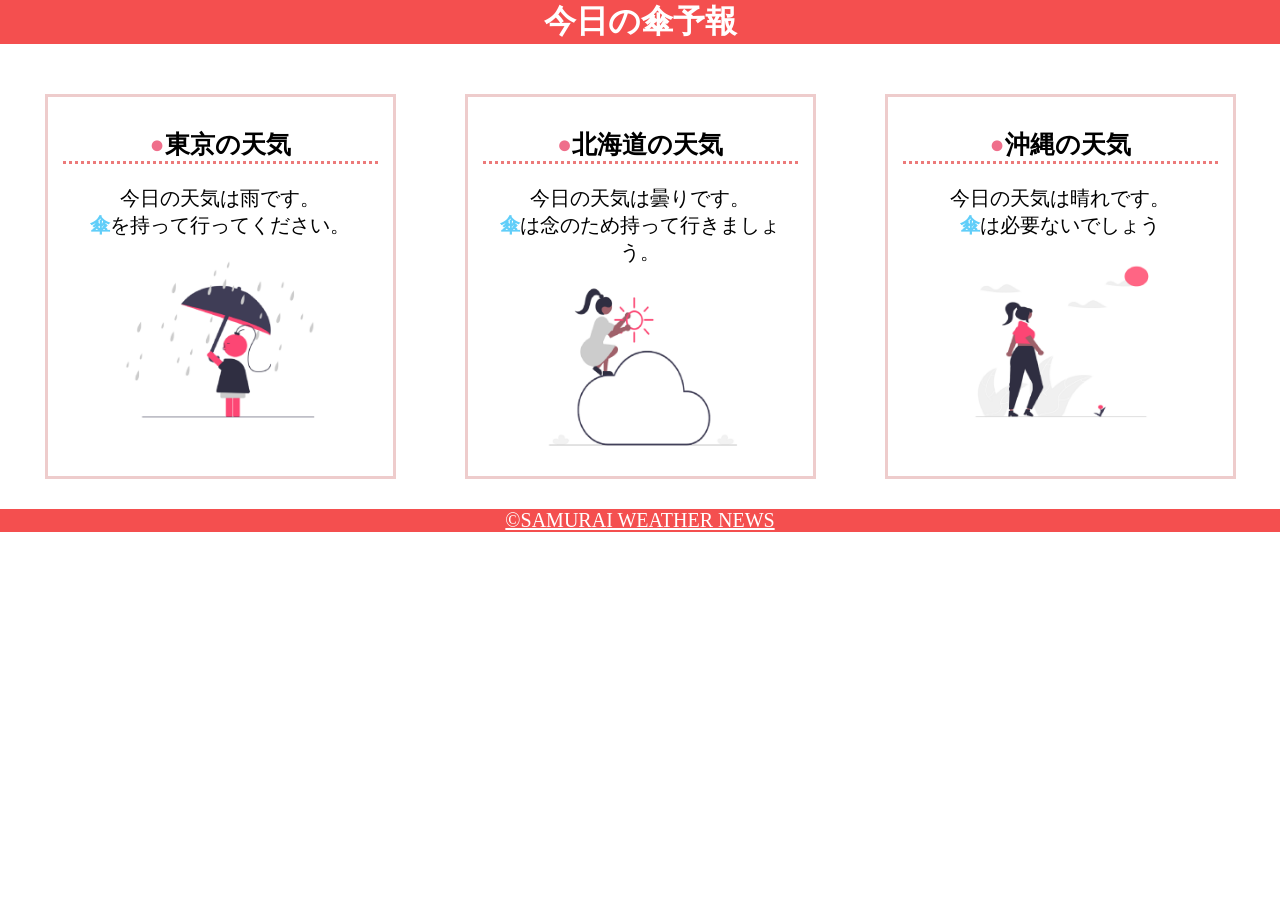
<file: kadai_018/kadai_022/kadai_022.html>
<!DOCTYPE html>
<html>
    <head>
        <meta charset="UTF-8">
        <meta name="viewport" content="width=device-width, initial-scale=1.0">
        <link rel="stylesheet" href="style.css">
        <meta name="description" content="このページは22章の課題です。">
        <title>22章課題</title>
    </head>
    <body>
       
        <header>
            <h1>今日の傘予報</h1>
        </header>  
 
        <main>

            <div id="parent">
                <div class="contents">
                    <h2>東京の天気</h2>
                    <p>今日の天気は雨です。</p>
                    <p>傘を持って行ってください。</p>
                    <img src="rainy.png" alt="雨">
                </div>
 
                <div class="contents">
                    <h2>北海道の天気</h2>
                    <p>今日の天気は曇りです。</p>
                    <p>傘は念のため持って行きましょう。</p>
                    <img src="cloudy.png" alt="曇り">
                </div>
 
                <div class="contents">
                    <h2>沖縄の天気</h2>
                    <p>今日の天気は晴れです。</p>
                    <p>傘は必要ないでしょう</p>
                    <img src="sunny.png" alt="晴れ">
                </div>

            </div>    
 
        </main>
 
        <footer>
            <a href="https://www.sejuku.net/corp/">&copy;SAMURAI WEATHER NEWS</a>
         </footer>
 
    </body>
</html>
</file>
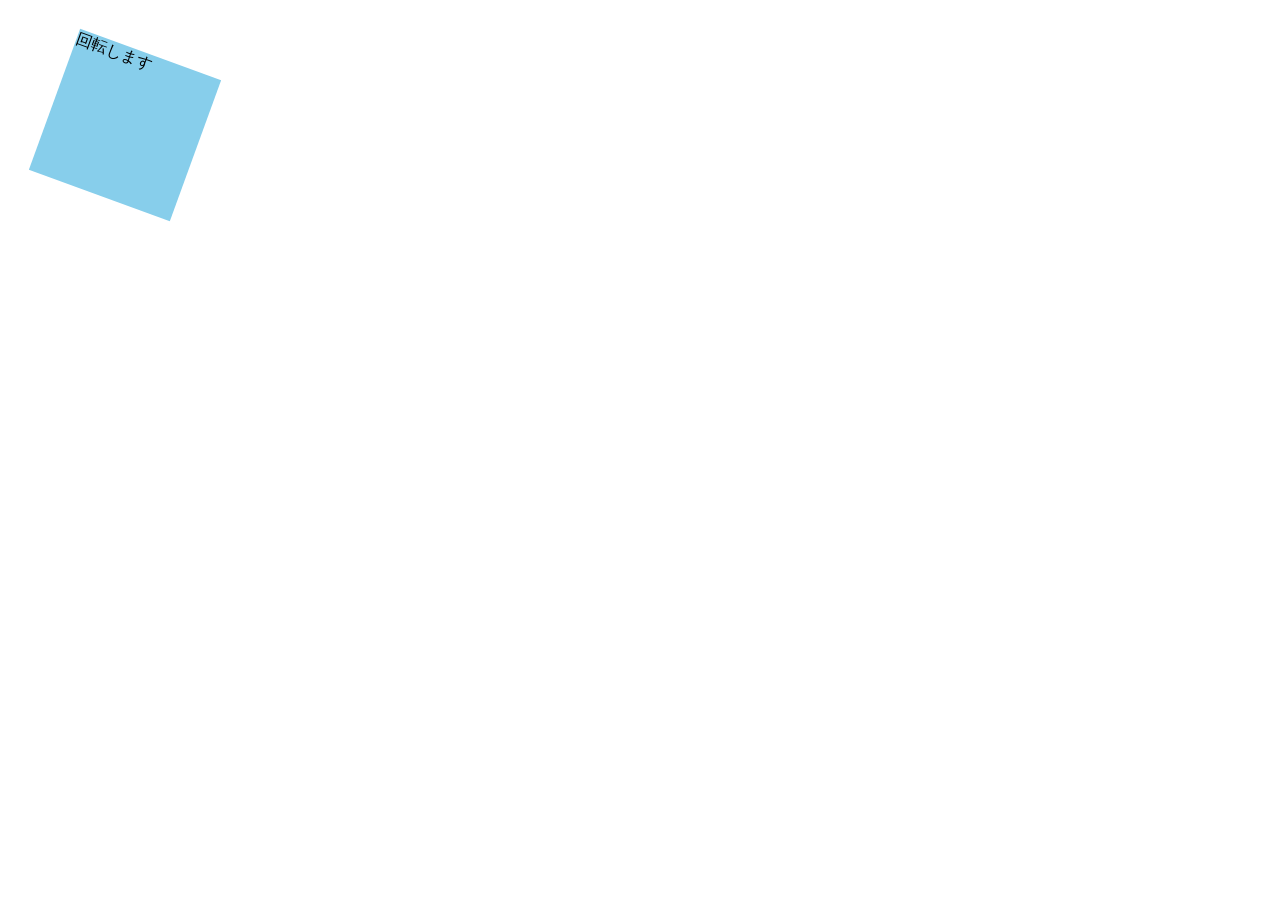
<file: kadai_018/kadai_022/kadai_mdn_css/mdn.html>
<!DOCTYPE html>
<html>

<head>
    <style>
        div {
            position: absolute;
            left: 50px;
            top: 50px;
            width: 150px;
            height: 150px;
            background-color: skyblue;
            transform: rotate(20deg);
        }
    </style>
</head>

<body>
    <div>
        回転します
    </div>

</body>

</html>
</file>
<file: kadai_008/kadai_tutorial_output/style.css>
/* PC、スマホ共通スタイル */
* {
  box-sizing: border-box;
}

p {
  font-size: 15px;
}

body {
  max-width: 1080px;
  margin: 0 auto 0 auto;
  font-family: "Source Sans Pro", "Hiragino Kaku Gothic ProN", Meiryo, Arial, sans-serif;
}
  
/* ヘッダー */
header {
  display: flex;
  justify-content: space-between;
}

/* ナビゲーションのレイアウト */
#nav-pc {
  font-size: 14px;
}

#nav-pc ul {
  display: flex;
  padding-left: 0;
}

#nav-pc li {
  list-style: none;
}

/* ナビゲーションのリンクの装飾設定 */
#nav-pc a {
  text-decoration: none;
  margin-left: 20px;
  color: #0d0d0d;
}

#nav-pc a:hover {
  text-decoration: underline;
}

/* スマホ用ナビを非表示 */
#nav-sp,
#menu-sp {
  display: none;
}

/* メインビジュアル*/
#main-visual {
  position: relative;
  height: 400px;
}

#main-message {
  position: absolute;
  top: 0;
  left: 0;
  background-color: #2710d5;
  color: #ffffff;
  border-radius: 0 0 476px 0;
  max-width: 620px;
  height: 100%;
  width: 100%;
  z-index: 11;
}

#main-message h1 {
  font-size: 60px;
  margin: 100px 0 0 50px;
}

#main-message > p {
  font-size: 28px;
  margin: 0 0 0 50px;
}

#main-visual > img {
  max-width: 620px;
  border-radius: 476px 0 0 0;
  position: absolute;
  top: 0;
  right: 0;
  z-index: 10;
}

/*見出し*/
h2 {
  margin: 40px 0 0 0;
}

h2::after {
  content: url("images/line.png");
  margin-left: 10px;
}

h3 {
  font-size: 27px;
}

/* ミッション */
#mission {
  margin: 80px auto 80px auto;
}

#mission-flex {
  display: flex;
}

#mission-flex > div {
  width: 50%;
  margin: 20px;
}

#mission-photo {
  width: 100%;
}

#s2dgs {
  margin-top: 50px;
  width: 100%;
}

/* プロダクト */
#product {
  background-color: #fafafa;
  margin: 80px 0 80px 0;
  padding: 10px 40px 0px 40px;
}

/* 外枠 */
#product .product-flex {
  margin-top: 40px;
  display: flex;
}

/* 左のカラム */
#product-left {
  width: 50%;
  margin-right: 20px;
}

/* 右のカラム */
#product-right {
  width: 50%;
  margin-left: 20px;
  margin-top: 80px;
}

/* 写真＋説明の枠 */
#product-left > div {
  position: relative;
  height: 480px;
  margin-right: 20px;
}

#product-right > div {
  position: relative;
  height: 480px;
  margin-left: 20px;
}

/* 写真*/
.product-photo {
  width: 100%;
}

/* 説明文の枠 */
.product-explain {
  background-color: #ffffff;
  position: absolute;
  left: 0;
  bottom: 50px;
  margin: 0 40px 0 40px;
  padding: 20px;
  box-shadow: 5px 5px 10px rgba(0, 0, 0, 0.05);
}

/* 説明文の英語 */
.product-explain > span {
  color: #2710d5;
  font-weight: bold;
  font-size: 16px;
  margin: 0px;
}

/* 説明文の見出し */
.product-explain > h3 {
  margin: 5px 0 5px 0;
}

/* 説明文 */
.product-explain > p {
  font-size: 14px;
  margin: 0;
}

/* もっと見るボタン */
#product-more {
  text-align: center;
}

#product-more a {
  position: relative;
  bottom: -42px;
}

/* ABOUT US */
#aboutus {
  margin: 80px auto 80px auto;
}

/* ３つの組織文化と写真を入れる枠 */
#aboutus > div {
  display: flex;
}

/* 写真 */
.culture-img {
  width: 50%;
  align-self: flex-start;
}

.culture-img2 {
  margin-top: 50px;
  width: 100%;
}

/* 3つの組織文化の表 */
.culture-table {
  margin-right: 50px;
}

/* 番号 */
.culture-num {
  font-size: 80px;
  color: #2710d5;
  padding: 0 20px 0 0;
}

/* 見出し */
.culture-table th {
  text-align: left;
  font-size: 28px;
  font-weight: bold;
}

/* 組織文化英語 */
.culture-en {
  color: #2710d5;
  font-size: 24px;
}

/* 説明文 */
.culture-description {
  margin: 0;
}

/* ビジョン */
#vision {
  margin: 80px auto 80px auto;
}

/* セクション内の外枠*/
#vision > div {
  display: flex;
  justify-content: space-between;
  flex-wrap: wrap;
}

/*7つの行動指針の枠*/
.vision-box {
  width: 300px;
  height: 300px;
  margin-bottom: 30px;
  position: relative;
}

.vision-box > img {
  width: 100%;
  position: relative;
  z-index: 30;
}

.vision-box > div {
  position: absolute;
  top: 0;
  left: 0;
  z-index: 31;
  margin-right: 20px;
}

.vision-box > div > h4 {
  color: #2710d5;
  font-size: 19px;
  margin: 80px 0 0 0;
}

.vision-box > div > h4::first-letter {
  font-size: 40px;
}

.vision-box > div > h5 {
  font-size: 20px;
  margin: 0 0 0 0;
}

.vision-box > div > p {
  margin: 10px 0 0 0;
}

/*会社概要*/
#company {
  margin: 80px auto 80px auto;
}

#company-table {
  width: 100%;
}

.tableheader {
  text-align: left;
  padding: 20px;
  border-bottom-color: #2710d5;
  border-bottom-width: 1px;
  border-bottom-style: solid;
  width: 100px;
}

.tableheader-first {
  border-top-color: #2710d5;
  border-top-width: 1px;
  border-top-style: solid;
}

.cell {
  padding: 30px;
  border-bottom-color: #ececec;
  border-bottom-width: 1px;
  border-bottom-style: solid;
}

.cell-first {
  border-top-color: #ececec;
  border-top-width: 1px;
  border-top-style: solid;
}

#company > iframe {
  width: 100%;
  height: 368px;
  margin-top: 40px;
}

/* お問い合わせ */
#contact {
  margin: 80px auto 80px auto;
}

/* 外枠 */
#contact > form > div {
  display: flex;
  flex-direction: row;
  flex-wrap: wrap;
  padding-bottom: 30px;
}

/* 左列　見出し */
.contact-heading {
  width: 240px;
  align-self: center;
}

/* 見出しのラベル */
.contact-label {
  font-weight: bold;
}

/* 必須 */
.contact-span {
  color: #ce2222;
  margin: 0 0 0 20px;
  font-weight: bold;
}

/* テキストボックス */
.contact-textbox {
  border-top: 0px;
  border-left: 0px;
  border-right: 0px;
  border-bottom-width: 1px;
  border-bottom-color: #707070;
  border-style: solid;
  background-color: #fafafa;
  height: 56px;
  width: 400px;
}

/* お問い合わせ内容のテキストエリア */
.contact-textarea {
  border-top: 0px;
  border-left: 0px;
  border-right: 0px;
  border-bottom-width: 1px;
  border-bottom-color: #707070;
  background-color: #fafafa;
  width: 400px;
  height: 200px;
}

/* 個人情報の取り扱い */
#contact dt {
  font-weight: bold;
}

#contact dd {
  margin: 0 0 16px 0;
}

#contact dd p {
  margin: 0;
}

#contact dd ul {
  padding-left: 0;
}

#contact dd li {
  margin-bottom: 0;
  list-style: none;
}

/* フッター */
footer {
  background-color: #0d0d0d;
  text-align: center;
  padding: 80px 80px 30px 80px;
}

#footer-logo {
  margin-bottom: 30px;
}

#footer-link {
  margin-bottom: 50px;
}

#footer-link > a {
  text-decoration: none;
  margin: 10px;
  color: #ffffff;
}

#footer-link > a:hover {
  text-decoration: underline;
}

#sns-footer {
  display: flex;
  justify-content: space-between;
}

#sns-footer a {
  margin-right: 30px;
}

#copyright {
  color: #ffffff;
  margin: 0;
}

/* mission.html用スタイル */
/* ミッションのメインビジュアル */
.mission-main-inner {
  background-image: url("images/mission/mission-main.png");
  background-repeat: no-repeat;
  background-position-y: center;
}

#mission-title {
  background-color: #2710d5;
  width: 368px;
  color: #ffffff;
  height: 496px;
  border-radius: 0 248px 248px 0;
  position: relative;
}

#mission-title h1 {
  position: absolute;
  top: 0;
  left: 100px;
  font-size: 80px;
  line-height: 1;
}

#mission-title h1 span {
  font-size: 26px;
}

#mission-title > p {
  position: absolute;
  top: 350px;
  left: 100px;
  font-size: 16px;
}

/* ミッションページ　S2DGSの設定 */
#mission-s2dgs {
  padding: 20px;
}

.mission-h2 {
  color: #2710d5;
  font-size: 40px;
}

.mission-h2::after {
  content: none;
}

/* ミッションページ　5つのゴールの設定 */
#mission-five-goals {
  padding: 20px;
  display: flex;
}

#mission-five-goals .five-goals-image {
  width: 30%;
  padding: 20px;
}

#mission-five-goals .five-goals-image img {
  width: 100%;
}

#mission-five-goals .five-goals-read {
  width: 70%;
  padding: 20px;
}

#mission-five-goals .five-goals-read > div {
  margin-bottom: 40px;
}

.fivegoals-image-right {
  float: right;
  margin: 20px;
}

.fivegoals-image-left {
  float: left;
  margin: 20px;
}

.fivegoals-number {
  color: #2710d5;
  font-size: 48px;
  font-weight: bold;
  margin: 0;
}

.fivegoals-h3 {
  font-size: 28px;
  margin: 0;
}

.fivegoals-p {
  margin: 0;
}

/* プロダクトページ */
.product-main-inner {
  background-image: url("images/product/product-main.png");
  background-repeat: no-repeat;
  background-position-y: center;
}

#product-title {
  background-color: #2710d5;
  width: 368px;
  color: #ffffff;
  height: 496px;
  border-radius: 0 248px 248px 0;
  position: relative;
}

#product-title h1 {
  position: absolute;
  top: 0;
  left: 100px;
  font-size: 80px;
  line-height: 1;
}

#product-title h1 span {
  font-size: 26px;
}

#product-title > p {
  position: absolute;
  top: 350px;
  left: 100px;
  font-size: 16px;
}

/* セクション */
.product-section {
  display: flex;
  padding: 20px 20px 0;
}

.product-section .product-section-img {
  width: 450px;
}

/* 右が画像のセクション*/
.product-section-left .product-section-img img {
  width: 100%;
  padding: 0 40px 30px 0;
  border-radius: 0 432px 0 0;
}

.product-section-left .product-read {
  width: 50%;
  flex-grow: 1;
}

.product-section-left .product-read p {
  margin-bottom: 0;
}

/* 右が画像のセクション*/
.product-section-right {
  justify-content: space-between;
}

.product-section-right .product-section-img img {
  width: 100%;
  padding: 0 0 30px 40px;
  border-radius: 432px 0 0 0;
}

.product-section-right .product-read {
  width: 500px;
}

.product-h2 {
  color: #2710d5;
  font-size: 24px;
  margin: 0;
}

.product-h3 {
  font-size: 28px;
  margin: 0;
}

/*====================
 スマートフォン用のスタイル
=====================*/
@media screen and (max-width: 767px) {
  /* PC用ナビゲーション非表示 */
  #nav-pc {
    display: none;
  }

  /* ハンバーガーメニュー */
  #menu-sp {
    display: block;
    background-color: transparent;
    float: right;
    padding: 0;
    border: none;
  }

  /* スマホ用ナビゲーションの表示切替*/
  /* 初期状態、レイアウトと非表示設定 */
  #nav-sp {
    background-color: #2710d5;
    position: fixed;
    left: 0;
    top: 0;
    height: 100%;
    width: 100%;
    display: none;
    z-index: 100;
  }

  /* ×ボタン */
  #close {
    position: absolute;
    top: 20px;
    right: 20px;
    background-color: transparent;
    border: none;
  }

  #nav-sp nav ul {
    padding-left: 0;
  }

  #nav-sp nav li {
    list-style: none;
  }

  /* ナビゲーションメニュー用ロゴ */
  #logo-sp {
    margin: 80px 0 30px 20px;
  }

  /* ナビゲーションのリンクの装飾設定 */
  #nav-sp nav a {
    display: block;
    color: #ffffff;
  }

  #nav-sp nav a:hover {
    text-decoration: underline;
  }

  #nav-sp .menu {
    text-decoration: none;
    margin: 0 20px 0 20px;
    height: 44px;
    font-size: 16px;
    background-image: url("images/arrow.png");
    background-repeat: no-repeat;
    background-position: right top;
  }

  #sns {
    position: absolute;
    bottom: 20px;
    left: 20px;
  }

  #sns > a {
    margin-right: 30px;
  }

  /* メインビジュアル */
  #main-visual {
    position: relative;
    height: 470px;
  }

  #main-visual > div {
    text-align: center;
    height: 280px;
  }

  #main-visual h1 {
    font-size: 28px;
    margin: 90px 0 0 0;
  }

  #main-visual > div > p {
    margin: 0;
    font-size: 15px;
  }

  #main-visual > img {
    width: 100%;
    border-radius: 476px 0 0 0;
    top: auto;
    bottom: 0;
  }

  /*見出し*/
  h2 {
    margin: 15px 0 15px 0;
  }
  
  h3 {
    font-size: 24px;
    margin: 10px 0 0 0;
  }

  /* ミッション */
  #mission {
    margin: 20px 0 20px 0;
    padding: 0 20px 0 20px;
  }

  #mission-flex {
    flex-direction: column;
  }

  #mission-flex > div {
  width: 100%;
  margin: 0;
}

  /* プロダクト */
  #product {
    margin: 0;
    padding: 10px 20px 0 20px;
  }

  /* 外枠 */
  #product .product-flex {
    flex-direction: column;
    margin-top: 0;
  }

  /* 左右のカラム　スマホでは縦並び */
  #product-left,
  #product-right {
    width: 100%;;
    margin: 0;
  }

  /* 写真＋説明の枠 */
  #product-left > div,
  #product-right > div {
    height: auto;
    margin: 0;
  }

  /* 説明文の枠 */
  .product-explain {
    position: relative;
    margin: 0;
  }

  .product-explain > h3 {
    margin: 10px 0 10px 0;
    font-size: 24px;
  }

  /* もっと見るボタン */
  #product-more {
    text-align: left;
  }

  /* ABOUT US */
  #aboutus {
    margin: 80px 20px 80px 20px;
  }

  #aboutus > div {
    flex-direction: column;
  }

  .culture-table th {
    font-size: 16px;
  }

  .culture-table {
    margin-right: 0;
    padding-right: 20px;
    order: 2;
  }

  .culture-img {
    width: 100%;
    order: 1;
  }

  .culture-img2 {
    margin-top: 0;
  }

  .culture-num {
    padding: 0;
  }

  .culture-description {
    margin: 0;
  }

  /* ビジョン */
  #vision {
    margin: 80px 20px 80px 20px;
  }

  .vision-box > img {
    position: absolute;
    top: 0;
    left: 0;
  }

  .vision-box > div > h4 {
    margin: 60px 0 0 0;
  }

  /*会社概要*/
  #company {
    margin: 0 20px 0 20px;
  }

  #company > h3 {
    margin-bottom: 20px;
  }

  .tableheader {
    width: 50px;
  }

  .cell {
    padding: 20px;
  }

  #company > iframe {
    height: 240px;
  }

  /* お問い合わせ */
  #contact {
    margin: 80px 20px 80px 20px;
  }

  #contact > h3 {
    margin-bottom: 20px;
  }

  #contact > form > div {
    flex-direction: column;
    margin-bottom: 20px;
  }

  .contact-heading {
    align-self: auto;
    margin-bottom: 20px;
  }

  .contact-textbox {
    min-width: 300px;
    width: 100%;
  }

  .contact-textarea {
    height: 150px;
    width: 100%;
  }

  .radiobutton {
    margin-bottom: 20px;
  }

  /* フッター */
  footer {
    padding: 30px 20px 50px 20px;
    text-align: left;
  }

  #footer-link > a {
    margin: 0 20px 30px 0;
    display: block;
    background-image: url("images/arrow.png");
    background-repeat: no-repeat;
    background-position: right top;
  }

  #footer-link > a:hover {
    text-decoration: underline;
  }

  #sns-footer {
    flex-direction: column;
    justify-content: flex-start;
  }

  #copyright {
    font-size: 12px;
    margin-top: 30px;
  }

  /* mission.html用スタイル */
  /* ミッションのメインビジュアル */
  #mission-main {
    height: 256px;
    margin-top: 4%;
    position: relative;
  }

  .mission-main-inner {
    height: 80%;
    background-size: cover;
  }

  #mission-title {
    width: 136px;
    height: 256px;
    position: absolute;
    top: -10%;
  }

  #mission-title h1 {
    left: 20px;
    font-size: 40px;
  }

  #mission-title h1 span {
    font-size: 18px;
  }

  #mission-title > p {
    top: 180px;
    left: 20px;
    font-size: 13px;
  }

  /* ミッションページ　S2DGSの設定 */
  .mission-h2 {
    font-size: 38px;
    margin: 0px;
  }

  .mission-h2::after {
    content: none;
  }

  #mission-s2dgs > img {
    width: 100%;
  }

  /* ミッションページ　5つのゴールの設定 */
  #mission-five-goals {
    flex-direction: column;
  }

  #mission-five-goals > div {
    padding: 0;
  }

  #mission-five-goals .five-goals-image,
  #mission-five-goals .five-goals-read {
    width: 100%;
    padding: 0;
  }

  #mission-five-goals .five-goals-read > div {
    display: flex;
    flex-direction: column;
  }

  .fivegoals-image-right,
  .fivegoals-image-left {
    align-self: center;
  }

  /* プロダクトページ */
  #product-main {
    height: 256px;
    margin-top: 4%;
    position: relative;
  }

  .product-main-inner {
    height: 80%;
    background-size: cover;
  }

  #product-title {
    width: 136px;
    height: 256px;
    position: absolute;
    top: -10%;
  }
  
  #product-title h1 {
    left: 20px;
    font-size: 40px;
  }

  #product-title h1 span {
    font-size: 18px;
  }

  #product-title > p {
    top: 180px;
    left: 20px;
    font-size: 13px;
  }

  /* セクション */
  .product-section {
    flex-direction: column;
  }

  .product-section .product-section-img {
    width: 100%;
  }
  
  .product-section .product-section-img img {
    width: 100%;
    padding: 0;
  }

  /* 右が画像のセクション*/
  .product-section-left .product-section-img img {
    border-radius: 0 300px 0 0;
  }

  .product-section-left .product-read {
    width: 100%;
    flex-grow: 1;
  }

  /* 右が画像のセクション*/
  .product-section-right .product-section-img img {
    order: 1;
    border-radius: 300px 0 0 0;
  }

  .product-section-right .product-read {
    order: 2;
    width: 100%;
  }

}
</file>
<file: kadai_018/style.css>
#top {
  width: 800px;
  background-color: #dcc9f4;
  margin: 20px auto;
  text-align: center;
}

.top-child {
  width: 20%;
  background-color: #ffd9df;
  display: inline-block;
}

#middle {
  width: 800px;
  height: 800px;
  margin: 20px auto;
  background-color: #ffd9df;
  position: relative;
}

#middle-child01,
#middle-child02,
#middle-child03 {
  width: 200px;
  height: 200px;
  background-color: #87ceeb;
  position: absolute;
}

#middle-child01 {
  top: 100px;
  left: 100px;
}

#middle-child02 {
  top: 300px;
  left: 300px;
}

#middle-child03 {
  top: 500px;
  left: 500px;
}

#bottom {
  width: 800px;
  height: 300px;
  margin: 0 auto;
  background-color: #87ceeb;
}

#bottom-child01,
#bottom-child02,
#bottom-child03 {
  width: 400px;
  height: 100px;
  background-color: #e5dcf0;
}

#bottom-child02 {
  position: relative;
  left: 200px;
}

#bottom-child03 {
  position: relative;
  left: 400px;
}
</file>
<file: kadai_018/kadai_022/style.css>
h1,
p,
body {
  margin: 0;
}

p,
a {
  font-size: 20px;
}

header {
  margin-bottom: 20px;
  background-color: rgb(244, 79, 79);
  text-align: center;
}

header h1 {
  color: rgb(255, 255, 255);
}

main {
  padding: 10px;
}

#parent {
  display: flex;
  justify-content: space-around;
}

.contents {
  border: 3px solid rgb(238, 204, 204);
  flex-basis: 25%;
  padding: 10px 15px;
  margin: 20px 0;
  text-align: center;
}

h2 {
  font-size: 25px;
  border-bottom: 3px dotted rgb(236, 122, 122);
}

h2::before {
  content: "●";
  color: rgb(239, 111, 139);
}

.contents p:nth-of-type(2)::first-letter {
  font-weight: bold;
  color: rgb(97, 206, 249);
}

.contents img {
  margin: 10px 0;
  width: 70%;
}

footer {
  background-color: rgb(244, 79, 79);
  text-align: center;
}

footer a {
  color: rgb(255, 255, 255);
}

footer a:visited {
  color: rgb(193, 234, 251);
}

footer a:hover {
  color: rgb(245, 178, 168);
}

@media (max-width: 768px) {
  h2 {
    font-size: 30px;
  }

  p {
    font-size: 25px;
  }

  #parent {
    flex-direction: column;
  }
}
</file>
